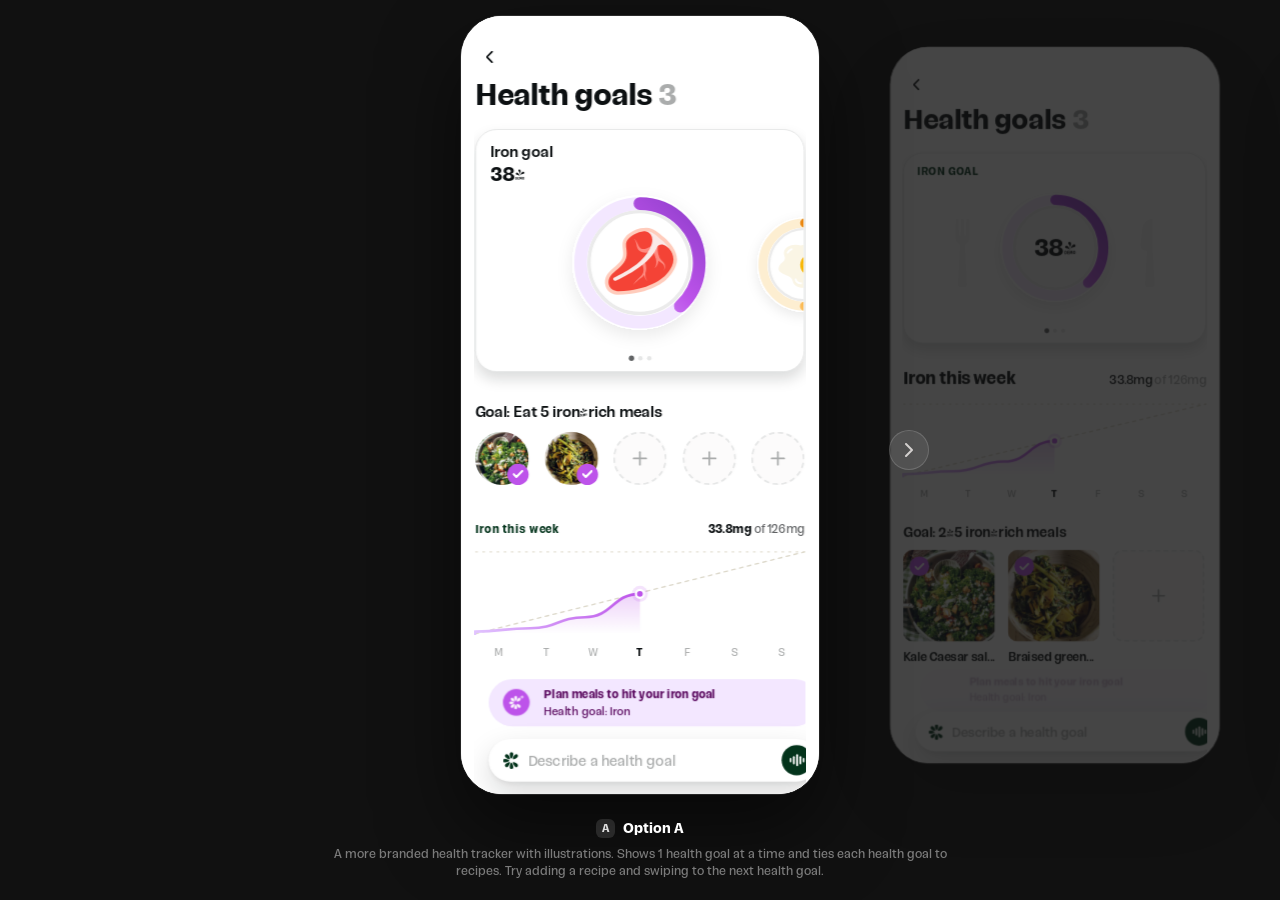
<file: index.html>
<!DOCTYPE html>
<html lang="en">
<head>
<meta charset="utf-8" />
<meta name="viewport" content="width=device-width, initial-scale=1, viewport-fit=cover" />
<link rel="icon" href="data:," />
<title>Clove - Health goals concepts</title>
<style>
  @font-face { font-family: "Acaraje"; font-weight: 400; src: url("assets/fonts/Acaraje-Regular.otf") format("opentype"); }
  @font-face { font-family: "Acaraje"; font-weight: 500; src: url("assets/fonts/Acaraje-Medium.otf") format("opentype"); }
  @font-face { font-family: "Acaraje"; font-weight: 600; src: url("assets/fonts/Acaraje-SemiBold.otf") format("opentype"); }

  * { margin: 0; padding: 0; box-sizing: border-box; }
  html, body { height: 100%; }
  body {
    background: #111;
    color: #fff;
    font-family: "Acaraje", -apple-system, BlinkMacSystemFont, "Segoe UI", sans-serif;
    overflow: hidden;
    -webkit-user-select: none;
    user-select: none;
    touch-action: none;
  }


  /* ---- stage: the phones ---- */
  .wrap { height: 100%; display: flex; align-items: flex-start; justify-content: center; padding-top: 16px; }
  .scale { transform: scale(var(--s, 1)); transform-origin: 50% 0; }
  .stage { position: relative; width: 402px; height: 874px; }
  .track { position: absolute; inset: 0; display: flex; gap: 64px; transition: transform 680ms cubic-bezier(0.22, 1, 0.36, 1); }
  .slot {
    position: relative;
    flex: none;
    width: 402px;
    height: 874px;
    border-radius: 46px;
    overflow: hidden;
    background: #fff;
    box-shadow: 0 0 0 1px rgba(255, 255, 255, 0.12), 0 40px 90px rgba(0, 0, 0, 0.55);
    transition: opacity 520ms ease, transform 680ms cubic-bezier(0.22, 1, 0.36, 1);
  }
  .slot iframe { width: 402px; height: 874px; border: 0; display: block; background: #fff; }
  .slot:not(.on) { opacity: 0.22; transform: scale(0.92); }
  .slot .cover { position: absolute; inset: 0; cursor: pointer; display: none; }
  .slot:not(.on) .cover { display: block; }

  /* ---- the switcher lives OUTSIDE the phone frame ---- */
  .nav {
    position: fixed;
    top: 50%;
    z-index: 30;
    display: flex;
    flex-direction: column;
    align-items: center;
    gap: 8px;
    border: none;
    background: none;
    cursor: pointer;
    font-family: inherit;
    color: rgba(255, 255, 255, 0.55);
    font-size: 12px;
    transform: translateY(-50%);
  }
  .nav .disc {
    display: flex;
    align-items: center;
    justify-content: center;
    width: 40px;
    height: 40px;
    border-radius: 999px;
    background: rgba(255, 255, 255, 0.07);
    border: 1px solid rgba(255, 255, 255, 0.16);
    transition: transform 180ms cubic-bezier(0.22, 1, 0.36, 1), background 180ms ease;
  }
  .nav:hover .disc { transform: scale(1.08); background: rgba(255, 255, 255, 0.16); }
  .nav:active .disc { transform: scale(0.9); }
  .nav .disc img { width: 14px; height: 8px; filter: invert(1); opacity: 0.8; }
  .nav__lbl { display: none; font-size: 12.5px; color: rgba(255, 255, 255, 0.75); white-space: nowrap; text-shadow: 0 1px 10px rgba(0, 0, 0, 0.7); }
  .nav--prev { left: calc(50% - var(--edge, 201px) - 110px); }
  .nav--next { right: calc(50% - var(--edge, 201px) - 110px); }
  .nav--prev .disc img { transform: rotate(90deg); }
  .nav--next .disc img { transform: rotate(-90deg); }
  /* a soft ripple on the next arrow until the first interaction */
  .nav--next.hint .disc { animation: nudge 2.4s ease 1s 2; }
  @keyframes nudge { 0%, 100% { transform: none; } 12% { transform: translateX(7px); } 24% { transform: none; } }
  @keyframes halo { 0% { opacity: 0.8; transform: scale(1); } 45% { opacity: 0; transform: scale(1.75); } 100% { opacity: 0; } }

  /* ---- legend: which concept am I looking at ---- */
  .legend {
    position: fixed;
    left: 50%;
    bottom: 20px;
    width: min(620px, calc(100vw - 48px));
    transform: translateX(-50%);
    display: flex;
    flex-direction: column;
    align-items: center;
    gap: 8px;
    z-index: 20;
    pointer-events: none;
    text-align: center;
  }
  .legend h2 { display: flex; align-items: center; gap: 8px; font-size: 13.5px; font-weight: 600; letter-spacing: -0.1px; }
  .legend .letter {
    display: flex;
    align-items: center;
    justify-content: center;
    width: 19px;
    height: 19px;
    border-radius: 6px;
    background: rgba(255, 255, 255, 0.12);
    font-size: 10.5px;
    font-weight: 600;
    color: rgba(255, 255, 255, 0.85);
  }
  .legend p { font-size: 11.5px; color: rgba(255, 255, 255, 0.45); line-height: 1.5; }

  /* ---- floating prototype switcher: Clove liquid glass, mobile only ---- */
  /* lives inside the scaled stage (the stage IS the screen on mobile),
     so it never depends on position:fixed working under emulators */
  .switcher {
    position: absolute;
    top: calc(10px + env(safe-area-inset-top));
    right: 12px;
    z-index: 50;
    display: none;
    align-items: center;
    gap: 2px;
    padding: 4px;
    border-radius: 999px;
    background: rgba(255, 255, 255, 0.68);
    -webkit-backdrop-filter: blur(18px) saturate(1.7);
    backdrop-filter: blur(18px) saturate(1.7);
    box-shadow:
      inset 0 0 0 1px rgba(255, 255, 255, 0.55),
      inset 0 1px 0 rgba(255, 255, 255, 0.9),
      0 8px 16px rgba(15, 18, 21, 0.15);
    animation: sw-in 560ms cubic-bezier(0.22, 1, 0.36, 1) 350ms both;
  }
  @keyframes sw-in { from { opacity: 0; transform: translateY(-14px) scale(0.92); } }
  .sw-btn {
    display: flex;
    align-items: center;
    justify-content: center;
    width: 34px;
    height: 34px;
    padding: 0;
    border: none;
    border-radius: 999px;
    background: none;
    cursor: pointer;
    transition: transform 160ms cubic-bezier(0.22, 1, 0.36, 1), background 160ms ease, opacity 200ms ease;
  }
  .sw-btn:active { transform: scale(0.88); background: rgba(15, 18, 21, 0.06); }
  .sw-btn img { width: 12px; height: 7px; opacity: 0.8; }
  .sw-btn--prev img { transform: rotate(90deg); }
  .sw-btn--next img { transform: rotate(-90deg); }
  .sw-btn[disabled] { opacity: 0.22; pointer-events: none; }
  .sw-letter {
    display: flex;
    align-items: center;
    justify-content: center;
    height: 26px;
    padding: 0 10px;
    border-radius: 9px;
    background: rgba(15, 18, 21, 0.08);
    font-size: 13px;
    font-weight: 600;
    color: #0f1215;
    white-space: nowrap;
  }
  .sw-letter.pop { animation: sw-pop 360ms cubic-bezier(0.22, 1.4, 0.36, 1); }
  @keyframes sw-pop { 0% { transform: scale(0.55); opacity: 0.3; } 100% { transform: scale(1); opacity: 1; } }

  /* ---- mobile: the prototype IS the screen, glass switcher floats over it ---- */
  @media (max-width: 760px) {
    .wrap { padding-top: 0; justify-content: flex-start; }
    .scale { transform-origin: 0 0; }
    .track { gap: 0; }
    .slot { border-radius: 0; box-shadow: none; }
    .slot:not(.on) { opacity: 1; transform: none; }
    .nav { display: none; }
    .legend { display: none; }
    .switcher { display: flex; }
  }
  </style>
</head>
<body>

<button class="nav nav--prev" id="navPrev" aria-label="Previous concept"><span class="disc"><img src="assets/icons/chevron-rt.svg" alt="" /></span></button>
<button class="nav nav--next hint" id="navNext" aria-label="Next concept"><span class="nav__lbl">Next prototype</span><span class="disc"><img src="assets/icons/chevron-rt.svg" alt="" /></span></button>


<div class="wrap">
  <div class="scale" id="scale">
    <div class="stage">
      <div class="track" id="track">
        <div class="slot on"><iframe src="concept-1.html" title="Concept 1"></iframe><div class="cover"></div></div>
        <div class="slot"><iframe src="concept-2.html" title="Concept 2"></iframe><div class="cover"></div></div>
        <div class="slot"><iframe src="concept-3.html" title="Concept 3"></iframe><div class="cover"></div></div>
      </div>
      <div class="switcher" id="switcher">
        <button class="sw-btn sw-btn--prev" id="swPrev" aria-label="Previous prototype"><img src="assets/icons/chevron-rt.svg" alt="" /></button>
        <span class="sw-letter" id="swLetter">Option A</span>
        <button class="sw-btn sw-btn--next" id="swNext" aria-label="Next prototype"><img src="assets/icons/chevron-rt.svg" alt="" /></button>
      </div>
    </div>
  </div>
</div>

<footer class="legend">
  <h2><span class="letter" id="cletter">A</span><span id="cname">Option A</span></h2>
  <p id="cdesc">A more branded health tracker with illustrations. Shows 1 health goal at a time and ties each health goal to recipes. Try adding a recipe and swiping to the next health goal.</p>
</footer>

<script>
  (function () {
    var CONCEPTS = [
      { name: "The dressed plate", desc: "A more branded health tracker with illustrations. Shows 1 health goal at a time and ties each health goal to recipes. Try adding a recipe and swiping to the next health goal." },
      { name: "The clean plate", desc: "Similar to option A, but with a simpler health tracker chart and larger recipe cards." },
      { name: "Day by day", desc: "Tracks goals per day rather than per week. Shows which recipes helped you hit each health goal, and how your progress has changed week to week." },
    ];
    var i = Math.min(2, Math.max(0, (parseInt(location.hash.slice(1), 10) || 1) - 1));
    var track = document.getElementById("track");
    var slots = track.children;
    var vertical = false;

    /* visualViewport agrees with CSS media queries everywhere (plain
       innerWidth lies under some emulators) and tracks the browser
       chrome collapsing on real phones */
    function vp() {
      var v = window.visualViewport;
      return { w: v ? v.width : window.innerWidth, h: v ? v.height : window.innerHeight };
    }
    function layout() {
      vertical = matchMedia("(max-width: 760px)").matches;
      var v = vp(), s, frameH;
      if (vertical) {
        /* the prototype IS the screen: exact-width scale, height follows
           the real viewport so the app's bottom bars hug the true bottom */
        s = v.w / 402;
        frameH = Math.round(v.h / s);
      } else {
        s = Math.min(1, (v.w - 300) / 402, (v.h - 122) / 874);
        frameH = 874;
      }
      document.querySelector(".stage").style.height = frameH + "px";
      for (var k = 0; k < slots.length; k++) {
        slots[k].style.height = frameH + "px";
        slots[k].querySelector("iframe").style.height = frameH + "px";
      }
      document.getElementById("scale").style.setProperty("--s", s);
      /* park the chevrons just outside the scaled phone edge */
      document.body.style.setProperty("--edge", (201 * s) + "px");
      go(i, true);
    }
    function go(n, instant) {
      var prev = i;
      i = Math.max(0, Math.min(CONCEPTS.length - 1, n));
      /* arriving at a concept replays its entrance: rings draw, bars grow */
      if (!instant && i !== prev) {
        try { slots[i].querySelector("iframe").contentWindow.location.reload(); } catch (e) {}
      }
      var step = 402 + (vertical ? 0 : 64);
      if (instant) track.style.transition = "none";
      track.style.transform = "translateX(" + (-i * step) + "px)";
      if (instant) { void track.offsetWidth; track.style.transition = ""; }
      for (var k = 0; k < slots.length; k++) slots[k].classList.toggle("on", k === i);
      document.getElementById("cletter").textContent = ["A", "B", "C"][i];
      document.getElementById("cname").textContent = "Option " + ["A", "B", "C"][i];
      document.getElementById("cdesc").textContent = CONCEPTS[i].desc;
      document.getElementById("navPrev").style.visibility = i === 0 ? "hidden" : "visible";
      document.getElementById("navNext").style.visibility = i === CONCEPTS.length - 1 ? "hidden" : "visible";
      document.getElementById("swPrev").disabled = i === 0;
      document.getElementById("swNext").disabled = i === CONCEPTS.length - 1;
      var letter = document.getElementById("swLetter");
      letter.textContent = "Option " + ["A", "B", "C"][i];
      if (!instant && i !== prev) {
        letter.classList.remove("pop");
        void letter.offsetWidth;
        letter.classList.add("pop");
      }
      history.replaceState(null, "", "#" + (i + 1));
    }
    function unhint() { document.getElementById("navNext").classList.remove("hint"); }

    document.getElementById("navNext").addEventListener("click", function () { unhint(); go(i + 1); });
    document.getElementById("navPrev").addEventListener("click", function () { unhint(); go(i - 1); });
    document.getElementById("swNext").addEventListener("click", function () { unhint(); go(i + 1); });
    document.getElementById("swPrev").addEventListener("click", function () { unhint(); go(i - 1); });
    Array.prototype.forEach.call(document.querySelectorAll(".cover"), function (c, k) {
      c.addEventListener("click", function () { unhint(); go(Array.prototype.indexOf.call(slots, c.parentNode)); });
    });
    document.addEventListener("keydown", function (e) {
      if (e.key === "ArrowRight" || e.key === "ArrowDown") { unhint(); go(i + 1); }
      if (e.key === "ArrowLeft" || e.key === "ArrowUp") { unhint(); go(i - 1); }
    });

    /* swipe on the dark stage (and the dimmed phones) */
    var t0 = null;
    document.addEventListener("touchstart", function (e) {
      t0 = { x: e.touches[0].clientX, y: e.touches[0].clientY };
    }, { passive: true });
    document.addEventListener("touchend", function (e) {
      if (!t0) return;
      var dx = e.changedTouches[0].clientX - t0.x, dy = e.changedTouches[0].clientY - t0.y;
      t0 = null;
      if (Math.abs(dx) > 60) {
        unhint();
        go(i + (dx < 0 ? 1 : -1));
      }
    }, { passive: true });

    window.addEventListener("resize", layout);
    if (window.visualViewport) window.visualViewport.addEventListener("resize", layout);
    layout();
  })();
</script>
</body>
</html>
</file>
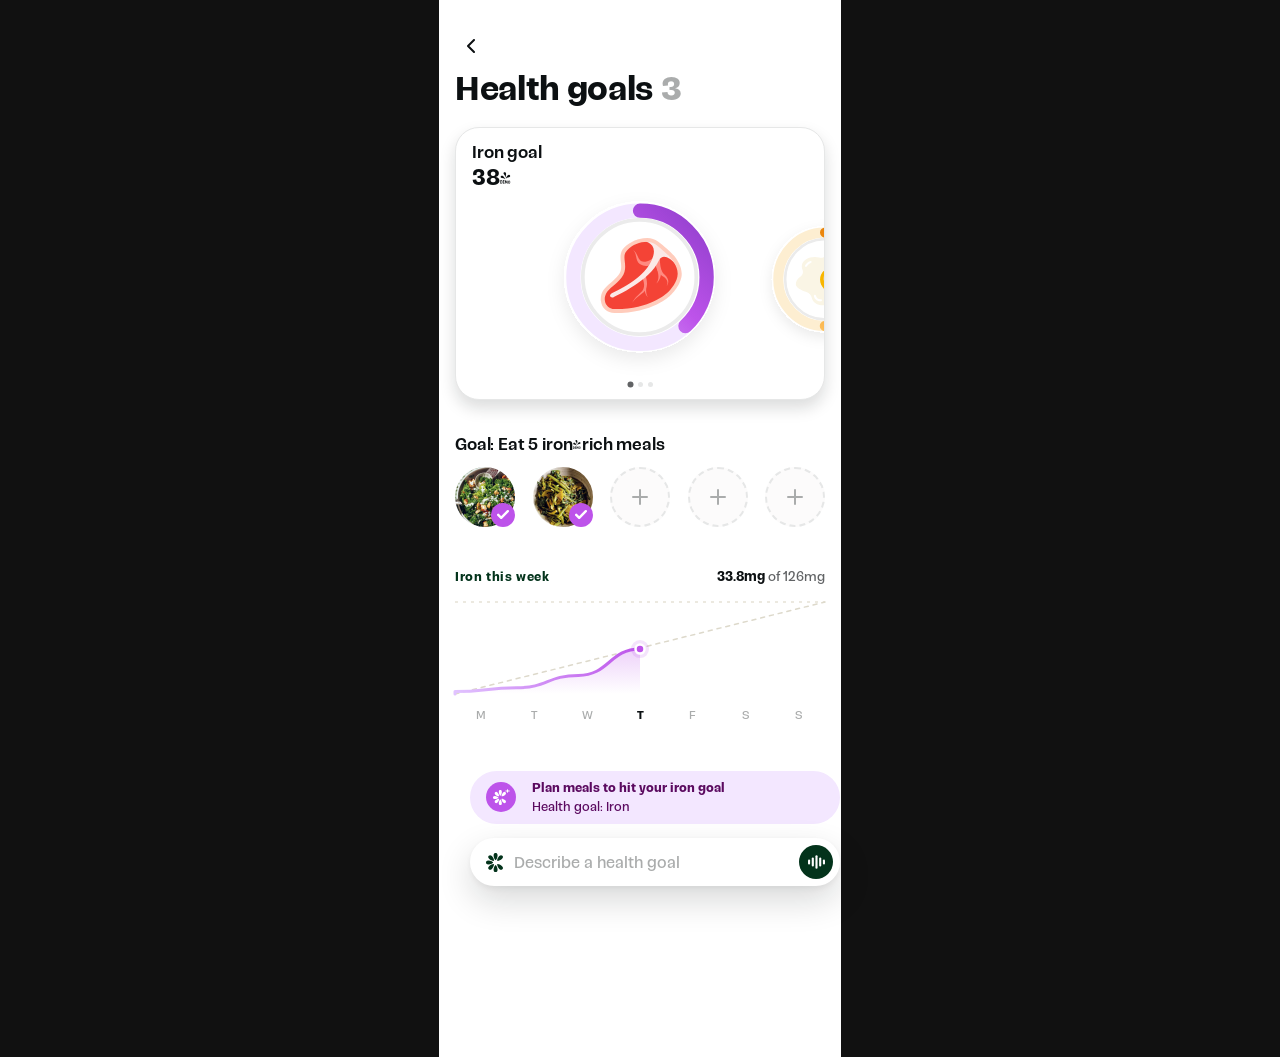
<file: concept-1.html>
<!DOCTYPE html>
<html lang="en">
<head>
<meta charset="utf-8" />
<meta name="viewport" content="width=device-width, initial-scale=1" />
<link rel="icon" href="data:," />
<title>Clove - Health goals, concept 1</title>
<link rel="stylesheet" href="base.css?v=20260827i" />
<link rel="stylesheet" href="memory.css?v=20260827i" />
<link rel="stylesheet" href="goals.css?v=20260827i" />
<link rel="stylesheet" href="goals2.css?v=20260827i" />
<link rel="stylesheet" href="concepts.css?v=20260827i" />
</head>
<body class="goals goals2 c1">
<div class="phone">

  <nav class="gl-nav">
    <button class="gl-nav__back" aria-label="Back"><img src="assets/icons/chevron-rt.svg" alt="" /></button>
  </nav>

  <main class="gl-body" id="glBody">
    <div class="gl-title-row">
      <h1 class="gl-title">Health goals</h1>
      <span class="gl-count" id="glCount">3</span>
    </div>

    <!-- the plate IS the chart: a dressed plate per goal, swipe between them -->
    <section class="pcard g2-hero" id="g2Hero">
      <div class="g2-carousel" id="g2Car"></div>
      <div class="g2-hero__meta">
        <p class="g2-hero__lbl" id="g2Lbl">Iron goal</p>
        <p class="g2-hero__pct" id="g2Pct">0%</p>
      </div>
      <div class="g2-dots" id="g2Dots"></div>
    </section>

    <!-- everything below follows the plate you swiped to -->
    <div class="g2-below" id="g2Below">

      <section class="g2-goal">
        <p class="g2-goalline" id="g2GoalLine">Goal: Eat 5 iron-rich meals</p>
        <div class="g2-meals" id="g2Meals"></div>
      </section>

      <section class="gl-week" id="glWeek">
        <div class="gl-week__head"><span class="g2-week-lbl" id="g2WeekLbl">Iron this week</span><span class="gl-week__tot"><b id="glWeekTot">0</b> of <span id="glWeekGoal">0</span></span></div>
        <svg viewBox="0 0 320 108" preserveAspectRatio="none" id="glChart"></svg>
        <div class="gl-week__days"><span>M</span><span>T</span><span>W</span><span class="today">T</span><span>F</span><span>S</span><span>S</span></div>
      </section>

      <div class="gl-plan" id="glPlanWrap">
        <button class="ai-card" id="glPlan">
          <span class="ai-card__clove"><span class="mark"><img class="logo" src="assets/icons/clove-white.svg" alt="" /><img class="spark" src="assets/icons/clove-sparkle.svg" alt="" /></span></span>
          <span class="ai-card__text">
            <span class="t" id="glPlanT">Plan meals to hit your iron goal</span>
            <span class="s" id="glPlanS">Health goal: Iron</span>
          </span>
        </button>
      </div>

    </div>
  </main>

  <!-- recipe picker (CardRecipe, Figma 28275:52775) -->
  <div class="gl-sheet g2-recipes" id="g2Modal" hidden>
    <div class="gl-sheet__scrim" id="g2ModalScrim"></div>
    <div class="gl-sheet__card">
      <div class="gl-sheet__grab"></div>
      <h2 class="gl-sheet__h" id="g2ModalH">Iron-rich dinners</h2>
      <p class="gl-sheet__s" id="g2ModalS">Tap a dinner to add it to your week.</p>
      <div class="g2-rgrid" id="g2Rgrid"></div>
    </div>
  </div>

  <!-- "What are you working on?" -->
  <div class="gl-sheet" id="glSheet" hidden>
    <div class="gl-sheet__scrim" id="glScrim"></div>
    <div class="gl-sheet__card">
      <div class="gl-sheet__grab"></div>
      <h2 class="gl-sheet__h">What are you working on?</h2>
      <p class="gl-sheet__s">Clove shapes every suggestion around this.</p>
      <div class="gl-opts" id="glOpts"></div>
    </div>
  </div>
</div>

<script src="app-lite.js?v=20260827i"></script>
<script src="memory.js?v=20260827i"></script>
<script src="goals.js?v=20260827i"></script>
<script src="plates.js?v=20260827i"></script>
<script src="tracker.js?v=20260827i"></script>
<script>
  (function () {
    var G = CloveGoals, T = Tracker;
    var TOTAL = T.TOTAL, PITCH = 185; /* slide 152 + gap 33 */
    var active = 0;
    T.cur = function () { return T.slides()[active]; };

    /* ---- hero carousel: an illustrated plate per goal ---- */
    function setMeta(i, animatePct) {
      var s = T.slides()[i];
      document.getElementById("g2Lbl").textContent = s.label + " goal";
      var pctEl = document.getElementById("g2Pct");
      var target = Math.round(s.pct * 100);
      clearInterval(pctEl._iv);
      if (animatePct) {
        var t0 = Date.now();
        pctEl._iv = setInterval(function () {
          var k = Math.min(1, (Date.now() - t0) / 1100); k = 1 - Math.pow(1 - k, 3);
          pctEl.textContent = Math.round(target * k) + "%";
          if (k >= 1) clearInterval(pctEl._iv);
        }, 16);
      } else pctEl.textContent = target + "%";
      document.querySelectorAll("#g2Dots i").forEach(function (d, j) { d.classList.toggle("on", j === i); });
    }
    function renderHero(animate) {
      var car = document.getElementById("g2Car");
      car.innerHTML = T.slides().map(function (s) {
        return '<div class="g2-slide"><div class="plate-chart">' +
          '<img src="' + (ClovePlates.IMG[s.label] || ClovePlates.IMG.Iron) + '" alt="" />' +
          ClovePlates.lipRing(s.pct, s.color, s.track, animate) +
          "</div></div>";
      }).join("");
      document.getElementById("g2Dots").innerHTML = T.slides().map(function () { return "<i></i>"; }).join("");
      active = Math.max(0, Math.min(T.slides().length - 1, Math.round(car.scrollLeft / PITCH)));
      markActive();
      setMeta(active, animate && active === 0);
      if (animate) setTimeout(function () { G.playRings(car); }, 150);
    }
    function easeActiveRing() {
      var slide = document.querySelectorAll("#g2Car .g2-slide")[active];
      var arc = slide && slide.querySelector(".gl-ring__arc");
      if (!arc) return;
      var C = 2 * Math.PI * parseFloat(arc.getAttribute("r"));
      arc.style.transition = "stroke-dasharray 900ms cubic-bezier(.25,1,.35,1)";
      arc.setAttribute("stroke-dasharray", (T.cur().pct * C).toFixed(1) + " " + C.toFixed(1));
    }
    /* the plate grows and glows when a meal is ticked off */
    function pulsePlate() {
      var chart = document.querySelectorAll("#g2Car .plate-chart")[active];
      if (!chart) return;
      chart.style.setProperty("--glow", T.cur().color);
      chart.classList.remove("tickp");
      void chart.offsetWidth;
      chart.classList.add("tickp");
    }
    function markActive() {
      document.querySelectorAll("#g2Car .g2-slide").forEach(function (sl, k) {
        sl.classList.toggle("on", k === active);
      });
    }
    document.getElementById("g2Car").addEventListener("scroll", function () {
      var i = Math.max(0, Math.min(T.slides().length - 1, Math.round(this.scrollLeft / PITCH)));
      if (i === active) return;
      active = i;
      markActive();
      setMeta(i, false);
      var below = document.getElementById("g2Below");
      below.classList.add("g2-below--fade");
      clearTimeout(below._t);
      below._t = setTimeout(function () {
        renderBelow(false);
        below.classList.remove("g2-below--fade");
      }, 150);
    }, { passive: true });

    /* ---- meal circles ---- */
    function renderMeals(popIdx) {
      var s = T.cur();
      document.getElementById("g2GoalLine").textContent = "Goal: Eat " + TOTAL + " " + T.metaFor(s.label).flavor + " meals";
      document.getElementById("g2Meals").innerHTML = T.slotsFor(s.label).map(function (m, i) {
        if (!m) return '<button class="g2-meal g2-meal--empty" data-i="' + i + '" aria-label="Add a dinner"></button>';
        return '<button class="g2-meal' + (m.done ? " done" : " g2-meal--planned") + (i === popIdx ? " g2-meal--in" : "") + '" data-i="' + i + '" aria-label="' + m.t + '">' +
          '<img src="' + m.img + '" alt="" />' +
          (m.done
            ? '<span class="g2-meal__badge" style="background:' + s.color + '"><img src="assets/icons/check-sm.svg" alt="" /></span>'
            : '<span class="g2-meal__badge cal"><img src="assets/icons/cal-24-dark.svg" alt="" /></span>') +
          "</button>";
      }).join("");
    }
    document.getElementById("g2Meals").addEventListener("click", function (e) {
      var btn = e.target.closest(".g2-meal");
      if (!btn) return;
      var i = Number(btn.dataset.i);
      var slots = T.slotsFor(T.cur().label);
      if (!slots[i]) { T.openModal(); return; }
      slots[i].done = !slots[i].done;
      T.saveState();
      renderMeals(-1);
      easeActiveRing();
      setMeta(active, false);
      T.drawWeek(T.cur());
      if (slots[i].done) {
        if (T.maybeCelebrate(T.cur().label)) {
          var chart = document.querySelectorAll("#g2Car .plate-chart")[active];
          chart.classList.remove("celebrate"); void chart.offsetWidth;
          chart.classList.add("celebrate");
        } else pulsePlate();
      }
    });

    /* ---- everything under the carousel ---- */
    function renderBelow(animate) {
      var s = T.cur();
      renderMeals(-1);
      T.drawWeek(s);
      document.getElementById("glPlanT").textContent = "Plan meals to hit your " + s.label.toLowerCase() + " goal";
      document.getElementById("glPlanS").textContent = "Health goal: " + s.label;
      document.getElementById("glPlanWrap").style.display = s.label === "Iron" ? "" : "none";
      if (s.label !== "Iron") return;
      var planCard = document.querySelector("#glPlanWrap .ai-card");
      clearTimeout(planCard._t);
      if (animate) {
        planCard.classList.remove("ai-card--reveal");
        planCard.classList.add("ai-card--wait");
        planCard._t = setTimeout(function () {
          planCard.classList.remove("ai-card--wait");
          planCard.classList.add("ai-card--reveal");
        }, 1200);
      } else {
        planCard.classList.remove("ai-card--wait");
        planCard.classList.add("ai-card--reveal");
      }
    }
    function render(animate) {
      renderHero(animate);
      renderBelow(animate);
      document.getElementById("glCount").textContent = T.slides().length;
    }

    T.addAsDone = true;
    T.onAdd = function (free) {
      renderMeals(free);
      easeActiveRing();
      setMeta(active, false);
      T.drawWeek(T.cur());
      pulsePlate();
    };
    T.onMealChange = function () {
      renderMeals(-1);
      easeActiveRing();
      setMeta(active, false);
      T.drawWeek(T.cur());
    };
    T.bindLongPress(document.getElementById("g2Meals"), function (i) { T.openMealSheet(i); });
    T.makeSwipeable(document.getElementById("g2Car"), PITCH, function () { return T.slides().length; });
    /* tapping a peeking plate slides to it */
    document.getElementById("g2Car").addEventListener("click", function (e) {
      var slide = e.target.closest(".g2-slide");
      if (!slide) return;
      var idx = Array.prototype.indexOf.call(this.children, slide);
      if (idx > -1 && idx !== active) this.scrollTo({ left: idx * PITCH, behavior: "smooth" });
    });
    T.onGoalAdded = function (label) {
      render(true);
      setTimeout(function () {
        var idx = T.slides().map(function (x) { return x.label; }).indexOf(label);
        document.getElementById("g2Car").scrollTo({ left: idx * PITCH, behavior: "smooth" });
      }, 350);
    };
    T.bindSheet(render);
    T.bindNudge();
    render(true);
  })();
</script>
</body>
</html>
</file>
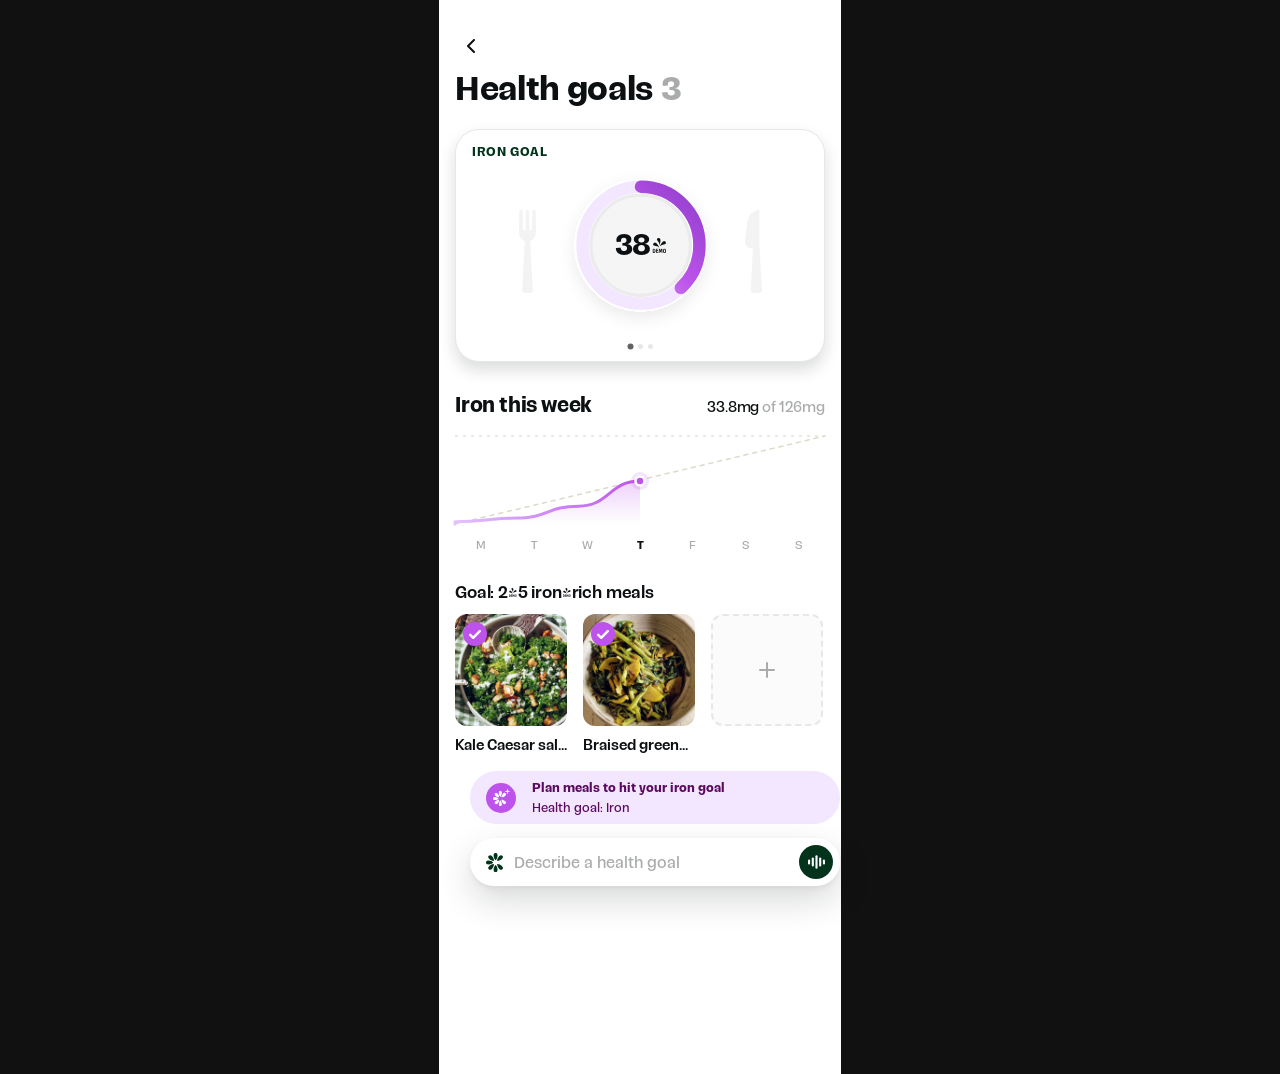
<file: concept-2.html>
<!DOCTYPE html>
<html lang="en">
<head>
<meta charset="utf-8" />
<meta name="viewport" content="width=device-width, initial-scale=1" />
<link rel="icon" href="data:," />
<title>Clove - Health goals, concept 2</title>
<link rel="stylesheet" href="base.css?v=20260827i" />
<link rel="stylesheet" href="memory.css?v=20260827i" />
<link rel="stylesheet" href="goals.css?v=20260827i" />
<link rel="stylesheet" href="goals2.css?v=20260827i" />
<link rel="stylesheet" href="goals3.css?v=20260827i" />
<link rel="stylesheet" href="concepts.css?v=20260827i" />
</head>
<body class="goals goals2 g3">
<div class="phone">

  <nav class="gl-nav">
    <button class="gl-nav__back" aria-label="Back"><img src="assets/icons/chevron-rt.svg" alt="" /></button>
  </nav>

  <main class="gl-body" id="glBody">
    <div class="gl-title-row">
      <h1 class="gl-title">Health goals</h1>
      <span class="gl-count" id="glCount">3</span>
    </div>

    <!-- the empty plate wears the ring: swipe for the next goal -->
    <section class="pcard g2-hero" id="g2Hero">
      <div class="g2-carousel" id="g2Car"></div>
      <img class="g3-cutlery g3-cutlery--fork" src="assets/img/goals/cutlery-fork.svg" alt="" />
      <img class="g3-cutlery g3-cutlery--knife" src="assets/img/goals/cutlery-knife.svg" alt="" />
      <div class="g2-hero__meta">
        <p class="g2-hero__lbl" id="g2Lbl">Iron goal</p>
      </div>
      <div class="g2-dots" id="g2Dots"></div>
    </section>

    <!-- everything below follows the plate you swiped to -->
    <div class="g2-below" id="g2Below">

      <section class="gl-week" id="glWeek">
        <div class="gl-week__head"><span class="g3-week-lbl" id="g2WeekLbl">Iron this week</span><span class="g3-week-tot"><b id="glWeekTot">0</b> of <span id="glWeekGoal">0</span></span></div>
        <svg viewBox="0 0 320 108" preserveAspectRatio="none" id="glChart"></svg>
        <div class="gl-week__days"><span>M</span><span>T</span><span>W</span><span class="today">T</span><span>F</span><span>S</span><span>S</span></div>
      </section>

      <section class="g2-goal">
        <p class="g3-goalline" id="g2GoalLine">Goal: 2/5 iron-rich meals</p>
        <div class="g3-cards" id="g3Cards"></div>
      </section>

      <div class="gl-plan" id="glPlanWrap">
        <button class="ai-card" id="glPlan">
          <span class="ai-card__clove"><span class="mark"><img class="logo" src="assets/icons/clove-white.svg" alt="" /><img class="spark" src="assets/icons/clove-sparkle.svg" alt="" /></span></span>
          <span class="ai-card__text">
            <span class="t" id="glPlanT">Plan meals to hit your iron goal</span>
            <span class="s" id="glPlanS">Health goal: Iron</span>
          </span>
        </button>
      </div>

    </div>
  </main>

  <!-- recipe picker (CardRecipe, Figma 28275:52775) -->
  <div class="gl-sheet g2-recipes" id="g2Modal" hidden>
    <div class="gl-sheet__scrim" id="g2ModalScrim"></div>
    <div class="gl-sheet__card">
      <div class="gl-sheet__grab"></div>
      <h2 class="gl-sheet__h" id="g2ModalH">Iron-rich dinners</h2>
      <p class="gl-sheet__s" id="g2ModalS">Tap a dinner to add it to your week.</p>
      <div class="g2-rgrid" id="g2Rgrid"></div>
    </div>
  </div>

  <!-- "What are you working on?" -->
  <div class="gl-sheet" id="glSheet" hidden>
    <div class="gl-sheet__scrim" id="glScrim"></div>
    <div class="gl-sheet__card">
      <div class="gl-sheet__grab"></div>
      <h2 class="gl-sheet__h">What are you working on?</h2>
      <p class="gl-sheet__s">Clove shapes every suggestion around this.</p>
      <div class="gl-opts" id="glOpts"></div>
    </div>
  </div>
</div>

<script src="app-lite.js?v=20260827i"></script>
<script src="memory.js?v=20260827i"></script>
<script src="goals.js?v=20260827i"></script>
<script src="plates.js?v=20260827i"></script>
<script src="tracker.js?v=20260827i"></script>
<script>
  (function () {
    var G = CloveGoals, T = Tracker;
    var TOTAL = T.TOTAL, PITCH = 370; /* full-width slides */
    var active = 0;
    T.cur = function () { return T.slides()[active]; };

    /* ---- hero: full-width plate slides, % lives ON the plate ---- */
    function setMeta(i) {
      document.getElementById("g2Lbl").textContent = T.slides()[i].label + " goal";
      document.querySelectorAll("#g2Dots i").forEach(function (d, j) { d.classList.toggle("on", j === i); });
    }
    function setPlatePct(i, animatePct) {
      var el = document.querySelectorAll("#g2Car .g3-pct")[i];
      if (!el) return;
      var target = Math.round(T.slides()[i].pct * 100);
      clearInterval(el._iv);
      if (animatePct) {
        var t0 = Date.now();
        el._iv = setInterval(function () {
          var k = Math.min(1, (Date.now() - t0) / 1100); k = 1 - Math.pow(1 - k, 3);
          el.textContent = Math.round(target * k) + "%";
          if (k >= 1) clearInterval(el._iv);
        }, 16);
      } else el.textContent = target + "%";
    }
    function renderHero(animate) {
      var car = document.getElementById("g2Car");
      car.innerHTML = T.slides().map(function (s) {
        return '<div class="g2-slide"><div class="plate-chart">' +
          '<img src="assets/img/goals/plate-empty.svg" alt="" />' +
          ClovePlates.lipRing(s.pct, s.color, s.track, animate) +
          '<span class="g3-pct">' + Math.round(s.pct * 100) + "%</span>" +
          "</div></div>";
      }).join("");
      document.getElementById("g2Dots").innerHTML = T.slides().map(function () { return "<i></i>"; }).join("");
      active = Math.max(0, Math.min(T.slides().length - 1, Math.round(car.scrollLeft / PITCH)));
      setMeta(active);
      if (animate && active === 0) setPlatePct(0, true);
      if (animate) setTimeout(function () { G.playRings(car); }, 150);
    }
    function easeActiveRing() {
      var slide = document.querySelectorAll("#g2Car .g2-slide")[active];
      var arc = slide && slide.querySelector(".gl-ring__arc");
      if (!arc) return;
      var C = 2 * Math.PI * parseFloat(arc.getAttribute("r"));
      arc.style.transition = "stroke-dasharray 900ms cubic-bezier(.25,1,.35,1)";
      arc.setAttribute("stroke-dasharray", (T.cur().pct * C).toFixed(1) + " " + C.toFixed(1));
      setPlatePct(active, false);
    }
    document.getElementById("g2Car").addEventListener("scroll", function () {
      var i = Math.max(0, Math.min(T.slides().length - 1, Math.round(this.scrollLeft / PITCH)));
      if (i === active) return;
      active = i;
      setMeta(i);
      cueCutlery();
      var below = document.getElementById("g2Below");
      below.classList.add("g2-below--fade");
      clearTimeout(below._t);
      below._t = setTimeout(function () {
        renderBelow(false);
        below.classList.remove("g2-below--fade");
      }, 150);
    }, { passive: true });

    /* ---- cooked-meal cards + one add tile ---- */
    function setGoalLine() {
      var s = T.cur();
      document.getElementById("g2GoalLine").textContent = "Goal: " + T.doneCount(s.label) + "/" + TOTAL + " " + T.metaFor(s.label).flavor + " meals";
    }
    function renderMeals(popIdx) {
      var s = T.cur(), slots = T.slotsFor(s.label);
      setGoalLine();
      var out = "";
      slots.forEach(function (m, i) {
        if (!m) return;
        out += '<button class="g3-card' + (m.done ? " done" : "") + (i === popIdx ? " g3-card--in" : "") + '" data-i="' + i + '" aria-label="' + m.t + '">' +
          '<span class="g3-card__img"><img src="' + m.img + '" alt="" />' +
          '<span class="g3-card__badge" style="background:' + s.color + '"><img src="assets/icons/check-sm.svg" alt="" /></span></span>' +
          '<span class="g3-card__t">' + m.t + "</span></button>";
      });
      if (slots.indexOf(null) > -1) {
        out += '<button class="g3-card g3-card--add" data-add="1" aria-label="Add a dinner"><span class="g3-card__img"></span></button>';
      }
      document.getElementById("g3Cards").innerHTML = out;
    }
    document.getElementById("g3Cards").addEventListener("click", function (e) {
      var btn = e.target.closest(".g3-card");
      if (!btn) return;
      if (btn.dataset.add) { T.openModal(); return; }
      var slots = T.slotsFor(T.cur().label);
      var i = Number(btn.dataset.i);
      slots[i].done = !slots[i].done;
      T.saveState();
      btn.classList.toggle("done", slots[i].done);
      easeActiveRing();
      setGoalLine();
      T.drawWeek(T.cur());
      if (slots[i].done) {
        if (T.maybeCelebrate(T.cur().label)) {
          var chart = document.querySelectorAll("#g2Car .plate-chart")[active];
          chart.classList.remove("celebrate"); void chart.offsetWidth;
          chart.classList.add("celebrate");
        } else pulsePlate();
      }
    });

    /* ---- everything under the carousel ---- */
    function renderBelow(animate) {
      var s = T.cur();
      T.drawWeek(s);
      renderMeals(-1);
      document.getElementById("glPlanT").textContent = "Plan meals to hit your " + s.label.toLowerCase() + " goal";
      document.getElementById("glPlanS").textContent = "Health goal: " + s.label;
      document.getElementById("glPlanWrap").style.display = s.label === "Iron" ? "" : "none";
      if (s.label !== "Iron") return;
      var planCard = document.querySelector("#glPlanWrap .ai-card");
      clearTimeout(planCard._t);
      if (animate) {
        planCard.classList.remove("ai-card--reveal");
        planCard.classList.add("ai-card--wait");
        planCard._t = setTimeout(function () {
          planCard.classList.remove("ai-card--wait");
          planCard.classList.add("ai-card--reveal");
        }, 1200);
      } else {
        planCard.classList.remove("ai-card--wait");
        planCard.classList.add("ai-card--reveal");
      }
    }
    /* the plate grows and glows when a meal is ticked off */
    function pulsePlate() {
      var chart = document.querySelectorAll("#g2Car .plate-chart")[active];
      if (!chart) return;
      chart.style.setProperty("--glow", T.cur().color);
      chart.classList.remove("tickp");
      void chart.offsetWidth;
      chart.classList.add("tickp");
    }
    function cueCutlery() {
      var s = T.cur();
      document.querySelectorAll(".g3-cutlery").forEach(function (el) {
        el.style.setProperty("--cue", s.color);
        el.classList.remove("cue");
        void el.offsetWidth;
        el.classList.add("cue");
      });
    }
    function render(animate) {
      renderHero(animate);
      renderBelow(animate);
      document.getElementById("glCount").textContent = T.slides().length;
      setTimeout(cueCutlery, animate ? 500 : 60);
    }

    T.addAsDone = true;
    T.onAdd = function (free) {
      renderMeals(free);
      easeActiveRing();
      setGoalLine();
      T.drawWeek(T.cur());
      pulsePlate();
    };
    T.onMealChange = function () {
      renderMeals(-1);
      easeActiveRing();
      T.drawWeek(T.cur());
    };
    T.bindLongPress(document.getElementById("g3Cards"), function (i) { T.openMealSheet(i); });
    T.makeSwipeable(document.getElementById("g2Car"), PITCH, function () { return T.slides().length; });
    T.onGoalAdded = function (label) {
      render(true);
      setTimeout(function () {
        var idx = T.slides().map(function (x) { return x.label; }).indexOf(label);
        document.getElementById("g2Car").scrollTo({ left: idx * PITCH, behavior: "smooth" });
      }, 350);
    };
    T.bindSheet(render);
    T.bindNudge();
    render(true);
  })();
</script>
</body>
</html>
</file>
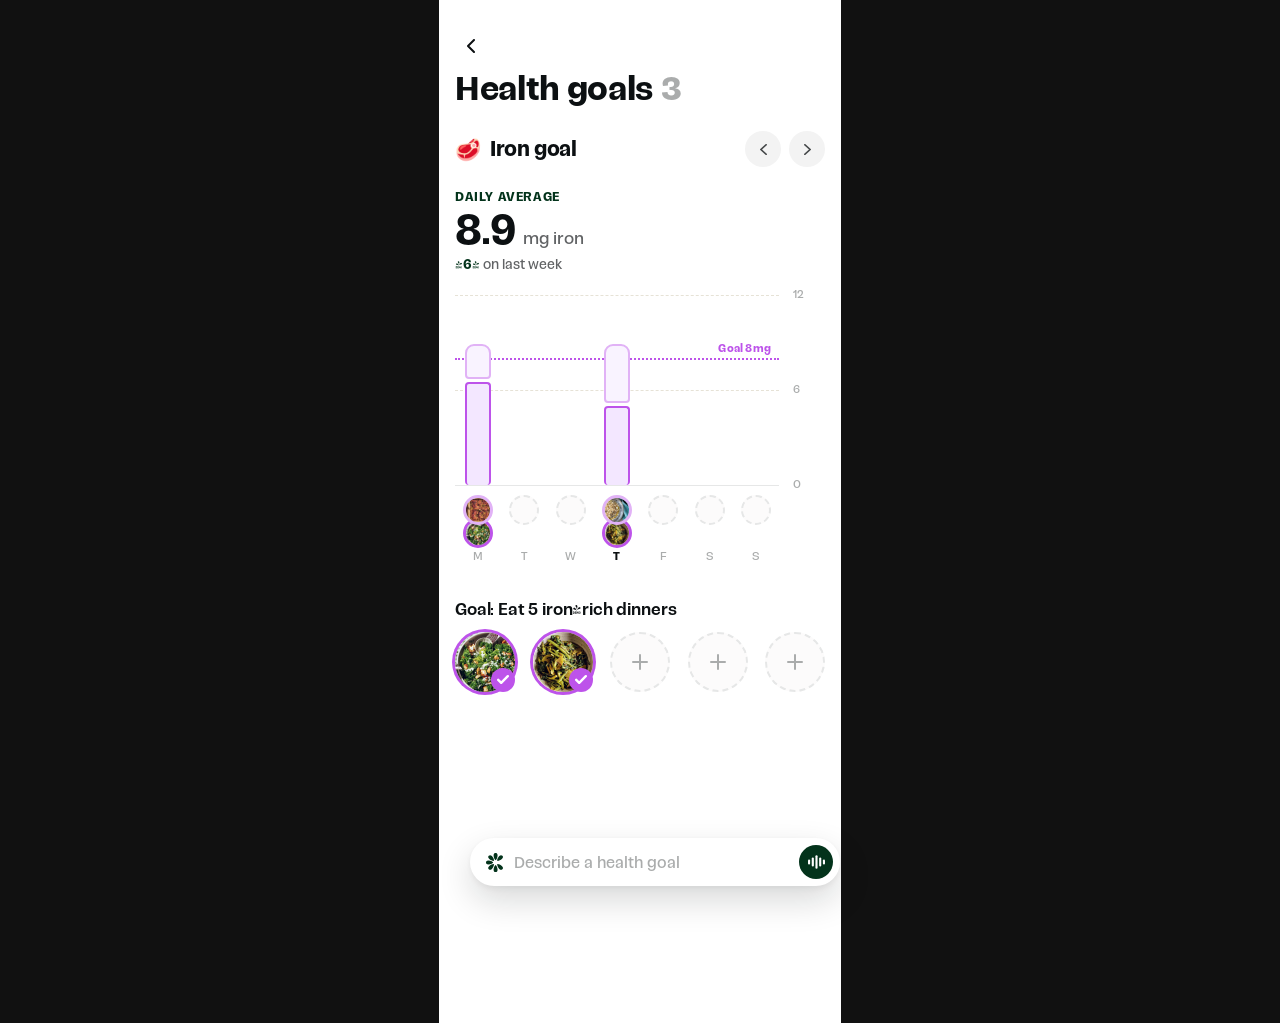
<file: concept-3.html>
<!DOCTYPE html>
<html lang="en">
<head>
<meta charset="utf-8" />
<meta name="viewport" content="width=device-width, initial-scale=1" />
<link rel="icon" href="data:," />
<title>Clove - Health goals, concept 3</title>
<link rel="stylesheet" href="base.css?v=20260827i" />
<link rel="stylesheet" href="memory.css?v=20260827i" />
<link rel="stylesheet" href="goals.css?v=20260827i" />
<link rel="stylesheet" href="goals2.css?v=20260827i" />
<link rel="stylesheet" href="concepts.css?v=20260827i" />
</head>
<body class="goals goals2 b3 c1">
<div class="phone">

  <nav class="gl-nav">
    <button class="gl-nav__back" aria-label="Back"><img src="assets/icons/chevron-rt.svg" alt="" /></button>
  </nav>

  <main class="gl-body" id="glBody">
    <div class="gl-title-row">
      <h1 class="gl-title">Health goals</h1>
      <span class="gl-count" id="glCount">3</span>
    </div>

    <!-- < Iron goal > : the chevrons walk through the tracked goals -->
    <div class="b3-switch">
      <h2 id="b3Title"><span class="e">🥩</span>Iron goal</h2>
      <div class="b3-steps">
        <button class="b3-chev" id="b3Prev" aria-label="Previous goal"><img src="assets/icons/chevron-rt.svg" alt="" style="transform:rotate(90deg)" /></button>
        <button class="b3-chev" id="b3Next" aria-label="Next goal"><img src="assets/icons/chevron-rt.svg" alt="" style="transform:rotate(-90deg)" /></button>
      </div>
    </div>

    <div class="b3-body" id="b3Body">

      <!-- the headline stat -->
      <div class="b3-stat">
        <p class="b3-eyebrow">Daily average</p>
        <p class="b3-num"><b id="b3Avg">0</b><span id="b3Unit">mg iron</span></p>
        <p class="b3-range" id="b3Range"><b>+6%</b> on last week</p>
      </div>

      <!-- the week, one bar and one plate per day -->
      <div class="b3-chart" id="b3Chart">
        <div class="b3-lines" id="b3Lines"></div>
        <div class="b3-cols" id="b3Cols"></div>
      </div>

      <!-- the five dinners that get you there -->
      <section class="g2-goal">
        <p class="g2-goalline" id="g2GoalLine">Goal: Eat 5 iron-rich dinners</p>
        <div class="g2-meals" id="g2Meals"></div>
      </section>

    </div>

    <div class="gl-plan" id="glPlanWrap">
      <button class="ai-card" id="glPlan">
        <span class="ai-card__clove"><span class="mark"><img class="logo" src="assets/icons/clove-white.svg" alt="" /><img class="spark" src="assets/icons/clove-sparkle.svg" alt="" /></span></span>
        <span class="ai-card__text">
          <span class="t" id="glPlanT">Plan meals to hit your iron goal</span>
          <span class="s" id="glPlanS">Health goal: Iron</span>
        </span>
      </button>
    </div>

  </main>

  <!-- recipe picker (CardRecipe, Figma 28275:52775) -->
  <div class="gl-sheet g2-recipes" id="g2Modal" hidden>
    <div class="gl-sheet__scrim" id="g2ModalScrim"></div>
    <div class="gl-sheet__card">
      <div class="gl-sheet__grab"></div>
      <h2 class="gl-sheet__h" id="g2ModalH">Iron-rich dinners</h2>
      <p class="gl-sheet__s" id="g2ModalS">Tap a dinner to add it to your week.</p>
      <div class="g2-rgrid" id="g2Rgrid"></div>
    </div>
  </div>

  <!-- "What are you working on?" -->
  <div class="gl-sheet" id="glSheet" hidden>
    <div class="gl-sheet__scrim" id="glScrim"></div>
    <div class="gl-sheet__card">
      <div class="gl-sheet__grab"></div>
      <h2 class="gl-sheet__h">What are you working on?</h2>
      <p class="gl-sheet__s">Clove shapes every suggestion around this.</p>
      <div class="gl-opts" id="glOpts"></div>
    </div>
  </div>
</div>

<script src="app-lite.js?v=20260827i"></script>
<script src="memory.js?v=20260827i"></script>
<script src="goals.js?v=20260827i"></script>
<script src="plates.js?v=20260827i"></script>
<script src="tracker.js?v=20260827i"></script>
<script>
  (function () {
    var T = Tracker, TOTAL = T.TOTAL;
    var R = "assets/img/recipes/";

    /* the goal accent, softened + solid, per ring colour token */
    function tones(hue) {
      /* solid + soft for the first meal, a lighter pair for the second */
      return {
        soft: "var(--" + hue + "-100)",
        solid: "var(--" + hue + "-300)",
        mid: "color-mix(in srgb, var(--" + hue + "-300) 45%, white)",
        soft2: "color-mix(in srgb, var(--" + hue + "-100) 50%, white)",
      };
    }
    var TONE = {
      "var(--eggplant-300)": tones("eggplant"),
      "var(--kale-300)": tones("kale"),
      "var(--paprika-300)": tones("paprika"),
    };

    /* ONE shared week of meals: the images never change between goals,
       only which days stand tall. Monday's Caesar is iron-rich but light
       on protein; Friday's beans carry protein and fibre. The weekend
       and midweek stay blank so the empty state shows, and meals added
       below fill those days left to right (Tuesday first, Sunday last,
       keeping tall added bars clear of the goal label). */
    /* the week holds exactly the meals the goal plans say were cooked
       (today is Thursday, so nothing sits in the future): Monday was
       Caesar + chicken bake, Thursday greens + beans. A day's vals entry
       is one number per meal, so two-meal days render segmented bars. */
    var WEEK_IMGS = [
      [R + "kale-caesar.webp", R + "chicken-bake.webp"],
      null,
      null,
      [R + "greens.webp", R + "white-beans.webp"],
      null,
      null,
      null,
    ];
    var EMPTY_POS = [4, 5, 1, 2, 6];
    var CHART = {
      Iron: { unit: "mg", unitLabel: "mg iron", goal: 8, yMax: 12, vals: [[6.8, 2.1], 0, 0, [5.2, 3.7], 0, 0, 0], rich: [0, 3], delta: "+6%" },
      Protein: { unit: "g", unitLabel: "g protein", goal: 40, yMax: 60, vals: [[6, 35], 0, 0, [8, 22], 0, 0, 0], rich: [0], delta: "+11%" },
      Fibre: { unit: "g", unitLabel: "g fibre", goal: 12, yMax: 18, vals: [[4.2, 1.9], 0, 0, [7.4, 6.1], 0, 0, 0], rich: [3], delta: "+3%" },
    };
    function chartFor(s) {
      if (CHART[s.label]) return CHART[s.label];
      var x = T.EXTRAS[s.label];
      if (x) {
        var g = x.chart.goal;
        return {
          unit: x.unit, unitLabel: x.chart.unitLabel, goal: g, yMax: x.chart.yMax,
          vals: [0.52, 0.58, 0, 0.47, 0.62, 0.5, 0].map(function (f) { return Math.round(f * g * 10) / 10; }),
          rich: [],
          delta: "New this week",
        };
      }
      return CHART.Iron;
    }
    function daysFor(s, c) {
      var days = WEEK_IMGS.map(function (imgs, i) {
        if (!imgs) return null;
        var v = c.vals[i];
        return { imgs: imgs, vs: Array.isArray(v) ? v : [v], rich: c.rich.indexOf(i) > -1 };
      });
      /* meals added in ANY goal land on the same shared days, coloured by
         the goal they serve */
      var added = [];
      T.slides().forEach(function (sl) {
        T.slotsFor(sl.label).slice(2).filter(Boolean).forEach(function (m) {
          added.push({ m: m, own: sl.label === s.label });
        });
      });
      added.slice(0, EMPTY_POS.length).forEach(function (a, k) {
        days[EMPTY_POS[k]] = {
          imgs: [a.m.img],
          vs: [Math.round((a.own ? c.goal * 1.12 : c.goal * 0.45) * 10) / 10],
          rich: a.own,
        };
      });
      return days;
    }
    var LETTERS = ["M", "T", "W", "T", "F", "S", "S"], TODAY = 3;
    function fmt(n) { return (Math.round(n * 10) / 10).toLocaleString(); }

    /* the goal the chevrons have walked to */
    var focus = sessionStorage.getItem("b3Focus") || "Iron";
    function slideFor(label) {
      var all = T.slides();
      for (var i = 0; i < all.length; i++) if (all[i].label === label) return all[i];
      focus = all[0].label;
      return all[0];
    }
    T.cur = function () { return slideFor(focus); };

    /* ---- the chart ---- */
    function renderChart() {
      var s = T.cur(), c = chartFor(s);
      var days = daysFor(s, c);
      var tone = TONE[s.color] || TONE["var(--eggplant-300)"];
      document.getElementById("b3Title").innerHTML = '<span class="e">' + T.emojiFor(s.label) + "</span>" + s.label + " goal";
      /* stat: the average over the days you cooked */
      var cooked = days.filter(Boolean);
      var avg = cooked.length ? cooked.reduce(function (a, d) { return a + d.vs.reduce(function (x, y) { return x + y; }, 0); }, 0) / cooked.length : 0;
      document.getElementById("b3Avg").textContent = fmt(avg);
      document.getElementById("b3Unit").textContent = c.unitLabel;
      document.getElementById("b3Range").innerHTML = c.delta.charAt(0) === "+" ? "<b>" + c.delta + "</b> on last week" : c.delta;
      /* gridlines at max and midway, the goal as a dotted colour line */
      var H = 190;
      function yTop(v) { return (1 - v / c.yMax) * H; }
      document.getElementById("b3Lines").innerHTML =
        '<div class="b3-line" style="top:0"><span class="b3-line__lbl">' + fmt(c.yMax) + "</span></div>" +
        '<div class="b3-line" style="top:' + yTop(c.yMax / 2).toFixed(1) + 'px"><span class="b3-line__lbl">' + fmt(c.yMax / 2) + "</span></div>" +
        '<div class="b3-line b3-line--base" style="top:' + H + 'px"><span class="b3-line__lbl">0</span></div>' +
        '<div class="b3-goal" style="top:' + yTop(c.goal).toFixed(1) + "px;color:" + tone.solid + '"><span class="b3-goal__lbl">Goal ' + fmt(c.goal) + c.unit + "</span></div>";
      /* one column per day: bar, plate, letter */
      /* shade pair: first meal solid, second meal lighter; the same
         shade sits on the meal's border and its bar segment */
      var SHADE = [
        { line: tone.solid, fill: tone.soft, grey: "var(--black-100)" },
        { line: tone.mid, fill: tone.soft2, grey: "#e9e7e3" },
      ];
      document.getElementById("b3Cols").innerHTML = days.map(function (d, i) {
        var bar = "", thumb;
        if (d) {
          var tot = d.vs.reduce(function (a, b) { return a + b; }, 0);
          if (d.vs.length > 1) {
            /* two meals: one bar, segmented top-down as second then first */
            var segs = d.vs.slice().reverse().map(function (v, k) {
              var m = d.vs.length - 1 - k;
              var sh = SHADE[m];
              return '<i class="b3-seg' + (d.rich ? " b3-seg--rich" : "") + '" data-m="' + m + '" style="flex:' + v +
                ";background:" + (d.rich ? sh.fill : sh.grey) +
                (d.rich ? ";border-color:" + sh.line : "") + '"></i>';
            }).join("");
            bar = '<div class="b3-bar b3-bar--stack" style="--d:' + (i * 60) + "ms;height:" + ((tot / c.yMax) * 100).toFixed(1) + '%">' + segs + "</div>";
          } else {
            bar = '<div class="b3-bar' + (d.rich ? " b3-bar--rich" : "") + '" style="--d:' + (i * 60) + "ms;height:" + ((tot / c.yMax) * 100).toFixed(1) + "%;--tone:" + tone.solid + ";--tone-soft:" + tone.soft + '"></div>';
          }
          var order = d.imgs.map(function (_, k) { return k; });
          if (order.length > 1) order.reverse(); /* lighter shade on top, same as the bar */
          thumb = '<span class="b3-thumbs">' + order.map(function (m, r) {
            return '<span class="b3-thumb' + (d.rich ? " b3-thumb--rich" : "") + (r ? " b3-thumb--under" : "") + (order.length > 1 ? " b3-thumb--pick" : "") +
              '" data-m="' + m + '" style="--d:' + (120 + i * 60 + r * 70) + "ms;--tone:" + (d.rich ? (m ? tone.mid : tone.solid) : "var(--black-200)") +
              '"><img src="' + d.imgs[m] + '" alt="" /></span>';
          }).join("") + "</span>";
        } else {
          thumb = '<span class="b3-thumbs"><span class="b3-thumb b3-thumb--empty"></span></span>';
        }
        return '<div class="b3-cell"><div class="b3-barwrap">' + bar + "</div>" + thumb +
          '<span class="b3-day' + (i === TODAY ? " today" : "") + '">' + LETTERS[i] + "</span></div>";
      }).join("");
    }

    /* ---- the five dinners (same component as concept A) ---- */
    function renderMeals(popIdx) {
      var s = T.cur();
      document.getElementById("g2GoalLine").textContent = "Goal: Eat " + TOTAL + " " + T.metaFor(s.label).flavor + " dinners";
      document.getElementById("g2Meals").innerHTML = T.slotsFor(s.label).map(function (m, i) {
        if (!m) return '<button class="g2-meal g2-meal--empty" data-i="' + i + '" aria-label="Add a dinner"></button>';
        return '<button class="g2-meal' + (m.done ? " done" : " g2-meal--planned") + (i === popIdx ? " g2-meal--in" : "") + '" data-i="' + i + '" style="--tone:' + T.cur().color + '" aria-label="' + m.t + '">' +
          '<img src="' + m.img + '" alt="" />' +
          (m.done
            ? '<span class="g2-meal__badge" style="background:' + T.cur().color + '"><img src="assets/icons/check-sm.svg" alt="" /></span>'
            : '<span class="g2-meal__badge cal"><img src="assets/icons/cal-24-dark.svg" alt="" /></span>') +
          "</button>";
      }).join("");
    }
    document.getElementById("g2Meals").addEventListener("click", function (e) {
      var btn = e.target.closest(".g2-meal");
      if (!btn) return;
      var i = Number(btn.dataset.i);
      var slots = T.slotsFor(T.cur().label);
      if (!slots[i]) { T.openModal(); return; }
      slots[i].done = !slots[i].done;
      T.saveState();
      renderMeals(-1);
      if (slots[i].done && T.maybeCelebrate(T.cur().label)) {
        var chart = document.getElementById("b3Chart");
        chart.classList.remove("celebrate"); void chart.offsetWidth;
        chart.classList.add("celebrate");
      }
    });

    /* ---- goal switching: < > with a soft crossfade ---- */
    function step(dir) {
      var all = T.slides();
      var idx = 0;
      for (var i = 0; i < all.length; i++) if (all[i].label === focus) idx = i;
      focus = all[(idx + dir + all.length) % all.length].label;
      sessionStorage.setItem("b3Focus", focus);
      var body = document.getElementById("b3Body");
      body.classList.add("b3-body--fade");
      clearTimeout(body._t);
      body._t = setTimeout(function () {
        renderChart();
        renderMeals(-1);
        renderNudge(false);
        document.getElementById("glCount").textContent = T.slides().length;
        body.classList.remove("b3-body--fade");
      }, 150);
    }
    /* tap a stacked day's thumbnail to spotlight that meal: it and its
       bar segment stay full while the other meal fades back */
    document.getElementById("b3Cols").addEventListener("click", function (e) {
      var th = e.target.closest(".b3-thumb--pick");
      if (!th) return;
      var cell = th.closest(".b3-cell");
      var parts = cell.querySelectorAll(".b3-thumb--pick, .b3-seg");
      var was = th.classList.contains("sel");
      parts.forEach(function (el) {
        /* the entrance animation pins opacity via its fill mode; retire it
           (b3-thumb--awake: animation none, opacity 1) so dim/sel own it */
        if (el.classList.contains("b3-thumb--pick")) el.classList.add("b3-thumb--awake");
        el.classList.remove("sel", "dim");
      });
      if (was) return; /* tapping the spotlit meal again clears it */
      parts.forEach(function (el) { el.classList.add(el.dataset.m === th.dataset.m ? "sel" : "dim"); });
    });

    document.getElementById("b3Prev").addEventListener("click", function () { step(-1); });
    document.getElementById("b3Next").addEventListener("click", function () { step(1); });

    function renderNudge(animate) {
      document.getElementById("glPlanT").textContent = "Plan meals to hit your " + focus.toLowerCase() + " goal";
      document.getElementById("glPlanS").textContent = "Health goal: " + focus;
      document.getElementById("glPlanWrap").style.display = focus === "Iron" ? "" : "none";
      if (focus !== "Iron") return;
      var planCard = document.querySelector("#glPlanWrap .ai-card");
      clearTimeout(planCard._t);
      if (animate) {
        planCard.classList.remove("ai-card--reveal");
        planCard.classList.add("ai-card--wait");
        planCard._t = setTimeout(function () {
          planCard.classList.remove("ai-card--wait");
          planCard.classList.add("ai-card--reveal");
        }, 1400);
      } else {
        planCard.classList.remove("ai-card--wait");
        planCard.classList.add("ai-card--reveal");
      }
    }

    function render(animate) {
      renderChart();
      renderMeals(-1);
      renderNudge(animate);
      document.getElementById("glCount").textContent = T.slides().length;
    }

    T.onAdd = function (free) { renderMeals(free); renderChart(); };
    T.onMealChange = function (kind) { renderMeals(-1); if (kind === "remove") renderChart(); };
    T.onGoalAdded = function (label) {
      focus = label;
      sessionStorage.setItem("b3Focus", focus);
      var body = document.getElementById("b3Body");
      body.classList.add("b3-body--fade");
      setTimeout(function () {
        renderChart();
        renderMeals(-1);
        renderNudge(false);
        document.getElementById("glCount").textContent = T.slides().length;
        body.classList.remove("b3-body--fade");
      }, 150);
    };
    T.bindLongPress(document.getElementById("g2Meals"), function (i) { T.openMealSheet(i); });
    T.bindSheet(function () { render(false); });
    T.bindNudge();
    render(true);
  })();
</script>
</body>
</html>
</file>
<file: base.css>
/* ============================================================
   Clove — shared design language
   Fonts, tokens, page frame, header patterns, tab bar
   ============================================================ */

@font-face {
  font-family: "Acaraje";
  src: url("assets/fonts/Acaraje-Regular.otf") format("opentype");
  font-weight: 400;
  font-style: normal;
  font-display: block;
}
@font-face {
  font-family: "Acaraje";
  src: url("assets/fonts/Acaraje-Medium.otf") format("opentype");
  font-weight: 500;
  font-style: normal;
  font-display: block;
}
@font-face {
  font-family: "Acaraje";
  src: url("assets/fonts/Acaraje-SemiBold.otf") format("opentype");
  font-weight: 600;
  font-style: normal;
  font-display: block;
}

/* The Fontspring demo cut of Acaraje swaps a "DEMO" watermark in for
   the numeral 4 and most ASCII punctuation (brackets, hyphen, @ $ & % #,
   quotes). Figma renders those glyphs normally, so layer a matching
   grotesque over just those code points. Declared last so it wins the
   family cascade for the range it covers. */
@font-face {
  font-family: "Acaraje";
  src: local("Helvetica Neue Medium"), local("HelveticaNeue-Medium"), local("Helvetica Neue");
  font-weight: 400;
  font-style: normal;
  unicode-range: U+0021-002B, U+002D, U+002F, U+0034, U+003C-003E, U+0040, U+005B-0060, U+007B-007E;
}
@font-face {
  font-family: "Acaraje";
  src: local("Helvetica Neue Medium"), local("HelveticaNeue-Medium"), local("Helvetica Neue");
  font-weight: 500;
  font-style: normal;
  unicode-range: U+0021-002B, U+002D, U+002F, U+0034, U+003C-003E, U+0040, U+005B-0060, U+007B-007E;
}
@font-face {
  font-family: "Acaraje";
  src: local("Helvetica Neue Bold"), local("HelveticaNeue-Bold");
  font-weight: 600;
  font-style: normal;
  unicode-range: U+0021-002B, U+002D, U+002F, U+0034, U+003C-003E, U+0040, U+005B-0060, U+007B-007E;
}

:root {
  /* Brand */
  --kale-100: #e9f7c8;
  --kale-300: #1aab56;
  --kale-500: #03331b;
  --eggplant-100: #f3e7ff;
  --eggplant-300: #bd53ea;
  --tomato-100: #fee4e7;
  --paprika-100: #fdeed1;
  --paprika-300: #f79310;
  --paprika-500: #6b2e00;
  --blueberry-100: #daf3ff;

  /* Neutrals */
  --black-100: #f3f3f3;
  --black-200: #e6e7e7;
  --black-300: #aaacac;
  --black-400: #616365;
  --black-500: #0c1012;
  --white: #ffffff;
  --quinary: #fbfbfb;

  /* Spacing scale */
  --sp-3xs: 4px;
  --sp-2xs: 4px;
  --sp-xs: 8px;
  --sp-s: 12px;
  --sp-m: 16px;
  --sp-l: 24px;
  --sp-xl: 32px;
  --sp-2xl: 48px;

  /* Effects */
  --shadow-100: 0px 4px 8px rgba(15, 18, 21, 0.15);
  --shadow-300: 0px 8px 8px rgba(15, 18, 21, 0.15);
}

* {
  margin: 0;
  padding: 0;
  box-sizing: border-box;
  -webkit-font-smoothing: antialiased;
  -moz-osx-font-smoothing: grayscale;
}

html,
body {
  background: #111; /* the dark stage around the phone, same as the TikTok step, throughout */
  font-family: "Acaraje", -apple-system, BlinkMacSystemFont, "Segoe UI", sans-serif;
  color: var(--black-500);
}

/* the scrollbar gutter is always reserved on both sides, so the centred
   phone never shifts sideways between short and tall pages */
html { scrollbar-gutter: stable both-edges; }

body {
  display: flex;
  justify-content: center;
  align-items: flex-start;
  min-height: 100vh;
  user-select: none;
  -webkit-user-select: none;
}

img {
  display: block;
  max-width: none;
  /* Never let a drag lift an image off the page */
  -webkit-user-drag: none;
  user-select: none;
  pointer-events: none;
}

a { color: inherit; text-decoration: none; }

/* ------------------------------------------------------------
   Device frame
   ------------------------------------------------------------ */
.phone {
  position: relative;
  width: 402px;
  min-height: 100vh;
  overflow-x: clip;
  background: var(--white);
  flex: none;
  /* keep the last row clear of the fixed tab bar */
  padding-bottom: 120px;
}

/* ------------------------------------------------------------
   Icon boxes — SVGs export at their path bounds and are centred
   inside a fixed square, exactly as in Figma.
   ------------------------------------------------------------ */
.ico {
  position: relative;
  flex: none;
  overflow: hidden;
}
.ico > img {
  position: absolute;
  left: 50%;
  top: 50%;
  transform: translate(-50%, -50%);
}
.ico-24 { width: 24px; height: 24px; }
.ico-20 { width: 20px; height: 20px; }
.ico-16 { width: 16px; height: 16px; }
.ico-12 { width: 12px; height: 12px; }

/* ------------------------------------------------------------
   Header patterns
   ------------------------------------------------------------ */
.page-header {
  position: relative;
  padding-top: var(--sp-2xl);
}

.page-header__bar {
  display: flex;
  align-items: center;
  justify-content: space-between;
  padding: 0 var(--sp-m);
  height: 48px;
}

.icon-button {
  display: flex;
  align-items: center;
  justify-content: center;
  gap: var(--sp-xs);
  padding: 12px;
  border-radius: 100px;
  border: none;
  background: none;
  overflow: hidden;
  cursor: pointer;
  font-family: inherit;
}

/* Avatar cluster (shared: home, plan, groceries) */
.avatar-group {
  display: flex;
  align-items: center;
  gap: var(--sp-2xs);
  padding: 4px 8px 4px 4px;
  border-radius: 300px;
  background: rgba(12, 16, 18, 0.08);
}

.user-stack {
  display: flex;
  align-items: flex-start;
  justify-content: flex-end;
}

.user-stack > * + * { margin-left: -12px; }

.user-stack__add {
  position: relative;
  z-index: 4;
  width: 32px;
  height: 32px;
  border: none;
  border-radius: 100px;
  background: var(--white);
  display: flex;
  align-items: center;
  justify-content: center;
  cursor: pointer;
}

.avatar-32 {
  position: relative;
  width: 32px;
  height: 32px;
  border-radius: 100px;
  border: 1px solid var(--white);
  background: var(--black-100);
  overflow: hidden;
  flex: none;
}
.avatar-32 img {
  width: 100%;
  height: 100%;
  object-fit: cover;
}
.avatar-32:nth-child(2) { z-index: 3; }
.avatar-32:nth-child(3) { z-index: 2; }

/* ------------------------------------------------------------
   TabBar — fixed, frosted (subtle iOS liquid glass)
   ------------------------------------------------------------ */
.tabbar {
  position: fixed;
  left: 50%;
  transform: translateX(-50%);
  bottom: 0;
  width: 402px;
  height: 88px;
  display: flex;
  align-items: flex-end;
  justify-content: center;
  gap: var(--sp-xs);
  padding: 0 var(--sp-l) var(--sp-xl);
  background: linear-gradient(180deg, rgba(255, 255, 255, 0) 0%, #ffffff 100%);
  /* no backdrop blur: content scrolls crisply under the bar */
  z-index: 40;
}

/* solo variant: only the clove button, docked right — no white band,
   so content beneath is never blurred or washed out */
.tabbar--solo {
  justify-content: flex-end;
  background: none;
  -webkit-backdrop-filter: none;
  backdrop-filter: none;
}

.tab-group {
  display: flex;
  align-items: center;
  gap: var(--sp-m);
  padding: 12px 16px;
  border-radius: 999px;
  /* Softly frosted — a nod to iOS liquid glass without full transparency */
  background: rgba(255, 255, 255, 0.68);
  -webkit-backdrop-filter: blur(18px) saturate(1.7);
  backdrop-filter: blur(18px) saturate(1.7);
  box-shadow:
    inset 0 0 0 1px rgba(255, 255, 255, 0.55),
    inset 0 1px 0 rgba(255, 255, 255, 0.9),
    0 8px 16px rgba(15, 18, 21, 0.15);
}

.tab-button {
  display: flex;
  align-items: center;
  justify-content: center;
  gap: 8px;
  width: 32px;
  height: 32px;
  border: none;
  border-radius: 100px;
  background: none;
  cursor: pointer;
  flex: none;
}

.chat-button {
  position: relative;
  display: flex;
  align-items: center;
  justify-content: center;
  width: 56px;
  height: 56px;
  border: none;
  border-radius: var(--sp-2xl);
  background: var(--eggplant-300);
  box-shadow:
    inset 0 1px 0 rgba(255, 255, 255, 0.25),
    0 8px 16px rgba(15, 18, 21, 0.15);
  cursor: pointer;
  flex: none;
}

/* white clove mark + sparkle, per Plan/Groceries designs */
.chat-button .mark {
  position: relative;
  width: 32px;
  height: 32px;
}
.chat-button .mark .logo {
  position: absolute;
  left: 1px;
  top: 3px;
  width: 24.8px;
  height: 28px;
}
.chat-button .mark .spark {
  position: absolute;
  right: 0;
  top: 0;
  width: 8.16px;
  height: 8.16px;
}

/* Drag affordances */
.rail,
.prompt-rail { cursor: grab; }
.rail.dragging,
.prompt-rail.dragging { cursor: grabbing; }

/* Tiny creator avatar (shared) */
.avatar-16 {
  width: 16px;
  height: 16px;
  border-radius: 100px;
  background: var(--black-400);
  flex: none;
  overflow: hidden;
}
.avatar-16 img {
  width: 100%;
  height: 100%;
  object-fit: cover;
}

/* ------------------------------------------------------------
   Motion — page transitions + touch feedback
   ------------------------------------------------------------ */

/* Cross-document view transitions (Chromium): pages crossfade + rise */
@view-transition {
  navigation: auto;
}

/* pure crossfade: the snapshots cover the whole stage (phone included),
   so any translate here reads as the entire screen jumping */
@keyframes page-in {
  from { opacity: 0; }
}
@keyframes page-out {
  to { opacity: 0; }
}

::view-transition-old(root) {
  animation: page-out 120ms cubic-bezier(0.4, 0, 1, 1) both;
}
::view-transition-new(root) {
  animation: page-in 220ms cubic-bezier(0.22, 1, 0.36, 1) both;
}

/* Springy press feedback on anything tappable */
button,
.tab-button,
.chip,
.prompt,
.twist,
.list-card,
.grid-card,
.magic-tag,
.card,
.card-xs {
  transition: transform 160ms cubic-bezier(0.22, 1, 0.36, 1);
}

button:active,
.tab-button:active,
.chip:active,
.prompt:active,
.twist:active,
.list-card:active,
.grid-card:active,
.magic-tag:active,
.card:active,
.card-xs:active {
  transform: scale(0.96);
}

.chat-button:active { transform: scale(0.92); }

/* Content rises softly on load (staggered via --d) */
.rise {
  opacity: 0;
  transform: translateY(14px);
  animation: rise-in 480ms cubic-bezier(0.22, 1, 0.36, 1) both;
  animation-delay: var(--d, 0ms);
}

@keyframes rise-in {
  to { opacity: 1; transform: none; }
}

@media (prefers-reduced-motion: reduce) {
  .rise { animation: none; opacity: 1; transform: none; }
  ::view-transition-old(root),
  ::view-transition-new(root) { animation: none; }
}

/* Tonal pill button (shared) */
.btn-tonal {
  display: flex;
  align-items: center;
  justify-content: center;
  gap: var(--sp-xs);
  height: 48px;
  border: none;
  border-radius: 100px;
  background: var(--black-100);
  font-family: inherit;
  font-size: 16px;
  font-weight: 500;
  line-height: 1.6;
  color: var(--black-500);
  cursor: pointer;
}

/* ============================================================
   Presenter controls (desktop): the panel to the right of the
   phone, its collapse pill, and the rounded device-frame mask.
   Meta-UI on the stage, so it lives in the dark.
   ============================================================ */
.cpanel {
  position: fixed;
  right: 24px;
  top: 24px;
  width: 264px;
  max-height: calc(100vh - 48px);
  overflow-y: auto;
  padding: 18px 18px 20px;
  border-radius: 20px;
  background: rgba(28, 28, 30, 0.92);
  border: 1px solid rgba(255, 255, 255, 0.08);
  color: rgba(255, 255, 255, 0.92);
  z-index: 2001;
  opacity: 0;
  transform: translateX(12px);
  pointer-events: none;
  transition: opacity 260ms ease, transform 380ms cubic-bezier(0.22, 1, 0.36, 1);
  scrollbar-width: none;
}
.cpanel::-webkit-scrollbar { display: none; }
body.cpanel-open .cpanel { opacity: 1; transform: none; pointer-events: auto; }

.cpanel__head { display: flex; align-items: center; justify-content: space-between; margin-bottom: 14px; }
.cpanel__head span { font-size: 13px; font-weight: 600; letter-spacing: 0.2px; }
.cpanel__min {
  border: none;
  background: rgba(255, 255, 255, 0.08);
  color: rgba(255, 255, 255, 0.7);
  font-family: inherit;
  font-size: 11px;
  font-weight: 500;
  padding: 4px 10px;
  border-radius: 100px;
  cursor: pointer;
  transition: background 160ms ease;
}
.cpanel__min:hover { background: rgba(255, 255, 255, 0.14); }

.cpanel__round {
  display: flex;
  align-items: center;
  gap: 10px;
  font-size: 12.5px;
  color: rgba(255, 255, 255, 0.85);
  cursor: pointer;
  padding: 2px 0 4px;
}
.cpanel__round input { position: absolute; opacity: 0; pointer-events: none; }
.cpanel__round .cb {
  width: 18px;
  height: 18px;
  border-radius: 6px;
  border: 1.5px solid rgba(255, 255, 255, 0.3);
  display: flex;
  align-items: center;
  justify-content: center;
  flex: none;
  transition: background 160ms ease, border-color 160ms ease;
}
.cpanel__round input:checked + .cb { background: #fff; border-color: #fff; }
.cpanel__round input:checked + .cb::after {
  content: "";
  width: 9px;
  height: 5px;
  border-left: 2px solid #111;
  border-bottom: 2px solid #111;
  transform: rotate(-45deg) translate(0.5px, -1px);
}

.cpanel__sec {
  margin: 16px 0 8px;
  font-size: 10.5px;
  font-weight: 600;
  letter-spacing: 1.2px;
  text-transform: uppercase;
  color: rgba(255, 255, 255, 0.4);
}

.cpts {
  list-style: none;
  display: flex;
  flex-direction: column;
  gap: 3px;
}
.cpts li {
  position: relative;
  padding-left: 12px;
  font-size: 11.5px;
  line-height: 1.5;
  color: rgba(255, 255, 255, 0.55);
}
.cpts li::before {
  content: "";
  position: absolute;
  left: 1px;
  top: 7px;
  width: 4px;
  height: 4px;
  border-radius: 100px;
  background: rgba(255, 255, 255, 0.28);
}
.cpanel__keys { display: flex; flex-direction: column; gap: 8px; margin: 0 -8px; }
.ckey { padding: 8px 8px 10px; border-radius: 14px; transition: background 200ms ease; }
.ckey.go { cursor: pointer; }
.ckey.go:hover { background: rgba(255, 255, 255, 0.05); }
.ckey__row { display: flex; align-items: center; gap: 12px; margin-bottom: 6px; }
.ckey .key {
  display: flex;
  align-items: center;
  justify-content: center;
  width: 40px;
  height: 40px;
  /* the bottom bevel eats 3px of the cap face: pad so the letter
     centres on the face, not the full box */
  padding: 0 0 3px;
  border-radius: 9px;
  background: linear-gradient(180deg, rgba(255, 255, 255, 0.16), rgba(255, 255, 255, 0.07));
  box-shadow:
    inset 0 1px 0 rgba(255, 255, 255, 0.2),
    inset 0 -3px 0 rgba(0, 0, 0, 0.55),
    0 2px 5px rgba(0, 0, 0, 0.45);
  font-size: 14px;
  font-weight: 600;
  white-space: nowrap;
  flex: none;
}
.ckey .key + .key { margin-left: -6px; } /* arrow pair sits close */
.ckey .name { font-size: 13px; font-weight: 500; color: rgba(255, 255, 255, 0.85); }
.ckey .cpts { padding-left: 52px; }

/* only the CURRENT screen's block expands, pink, with its steps;
   the rest stay compact key + name rows */
.ckey:not(.cur) .cpts { display: none; }
.ckey:not(.cur) .ckey__row { margin-bottom: 0; }
.ckey.cur { background: rgba(189, 83, 234, 0.13); }
.ckey.cur .name { color: #fff; }
.ckey.cur .cpts li { color: rgba(255, 255, 255, 0.42); transition: color 240ms ease; }
.ckey.cur .cpts li::before { background: rgba(255, 255, 255, 0.25); box-shadow: none; transition: background 240ms ease, box-shadow 240ms ease; }
.ckey.cur .cpts li.on { color: rgba(255, 255, 255, 0.92); }
.ckey.cur .cpts li.on::before { background: var(--eggplant-300); box-shadow: 0 0 6px rgba(189, 83, 234, 0.7); }

.cpanel-pill {
  position: fixed;
  right: 20px;
  bottom: 20px;
  z-index: 2001;
  padding: 9px 16px;
  border: 1px solid rgba(255, 255, 255, 0.06);
  border-radius: 100px;
  background: rgba(28, 28, 30, 0.45);
  color: rgba(255, 255, 255, 0.4);
  font-family: inherit;
  font-size: 12.5px;
  font-weight: 500;
  cursor: pointer;
  opacity: 0;
  transform: translateY(8px);
  pointer-events: none;
  transition: opacity 240ms ease, transform 320ms cubic-bezier(0.22, 1, 0.36, 1), background 160ms ease;
}
body:not(.cpanel-open) .cpanel-pill { opacity: 1; transform: none; pointer-events: auto; }
.cpanel-pill:hover { background: rgba(28, 28, 30, 0.95); color: rgba(255, 255, 255, 0.85); border-color: rgba(255, 255, 255, 0.12); }

/* rounded device frame: the page itself is inset 16px top and bottom
   (real padding, so nothing is covered), and a pure-CSS corner mask
   rounds that smaller window. The class lives on <html> and is set by
   frame.js in <head>, so every page paints rounded from its first frame. */
html.frame-rounded body { padding-top: 16px; padding-bottom: 16px; }
html.frame-rounded .phone { min-height: calc(100vh - 32px); }
html.frame-rounded::after {
  content: "";
  position: fixed;
  left: 50%;
  transform: translateX(-50%);
  top: 16px;
  bottom: 16px;
  width: 402px;
  border-radius: 36px;
  pointer-events: none;
  z-index: 1999;
  box-shadow: 0 0 0 400px #111;
}

/* the presenter chrome only fits beside the phone on a real desktop */
@media (max-width: 1039px) { .cpanel, .cpanel-pill { display: none; } }

/* ============================================================
   Feature teasers (keys 1/2/3): a framed stage playing looping
   slices of the prototype with a slow zooming camera.
   ============================================================ */
.demo-overlay {
  position: fixed;
  inset: 0;
  background: #0c0c0e;
  z-index: 3000;
  display: none;
  flex-direction: column;
  align-items: center;
  justify-content: center;
  gap: 16px;
}
.demo-overlay.on { display: flex; animation: demo-fade 320ms ease both; }
@keyframes demo-fade { from { opacity: 0; } }

.demo-stage {
  position: relative;
  width: 402px;
  height: min(calc(100vh - 150px), 820px);
  border-radius: 40px;
  overflow: hidden;
  background: #fff;
  box-shadow:
    0 0 0 1px rgba(255, 255, 255, 0.08),
    0 40px 90px rgba(0, 0, 0, 0.65);
}

.demo-cam {
  width: 100%;
  height: 100%;
  transform-origin: 0 0;
  transition: transform 1500ms cubic-bezier(0.22, 1, 0.36, 1);
}

.demo-frame {
  display: block;
  width: 100%;
  height: 100%;
  border: 0;
}

/* the Screen Studio mobile cursor: a soft circular touch point that
   glides between targets and squeezes on press */
.demo-cursor {
  position: absolute;
  left: 0;
  top: 0;
  width: 46px;
  height: 46px;
  border-radius: 100px;
  background: radial-gradient(circle at 38% 32%, rgba(255, 255, 255, 0.95), rgba(235, 235, 238, 0.75));
  box-shadow:
    0 6px 18px rgba(0, 0, 0, 0.28),
    inset 0 0 0 1px rgba(255, 255, 255, 0.65);
  opacity: 0;
  pointer-events: none;
  z-index: 5;
}
.demo-cursor::after {
  content: "";
  position: absolute;
  inset: 0;
  border-radius: 100px;
  transition: transform 180ms cubic-bezier(0.22, 1, 0.36, 1);
}
.demo-cursor.press {
  animation: demo-press 240ms cubic-bezier(0.3, 0, 0.2, 1);
}
@keyframes demo-press {
  40% { scale: 0.78; }
}
</file>
<file: memory.css>
/* ============================================================
   Clove — memory moments
   The gradient "saved to memory" pill + inline nudges that thread
   the first-mile flow together.
   ============================================================ */

:root {
  --pro-gradient: linear-gradient(-90deg, #e1c3ff 0%, #bd53ea 26.9%, #bd53ea 49%, #e9f7c8 100%);
  /* darker stops for gradient TEXT on light backgrounds */
  --pro-gradient-text: linear-gradient(-90deg, #8f3ecb 0%, #9b2fd0 26.9%, #9b2fd0 49%, #66832f 100%);
  /* card-title headers (Figma 28042:23390) */
  --pro-gradient-title: linear-gradient(-90deg, #e1c3ff 0%, #bd53ea 26.9%, #bd53ea 49%, #d5ff73 100%);
}

/* ============================================================
   AI activity glow (Figma 28050:46117) — a pink inset halo with
   soft blooms swirling the screen edge while AI works a page.
   Always faded out (AIGlow.stop) the moment the task completes.
   ============================================================ */
.ai-glow {
  position: fixed;
  left: 50%;
  transform: translateX(-50%);
  top: 0;
  bottom: 0;
  width: 402px;
  pointer-events: none;
  z-index: 95;
  opacity: 0;
  transition: opacity 700ms ease;
  overflow: hidden;
}

/* behind mode: the swirl sits under the page content (z46) but above the
   checkout ai-frame plate (z45), so opaque cards mask it */
.ai-glow.behind { z-index: 45; }

.ai-glow.on { opacity: 1; }

/* a square-cornered base layer runs right into the screen corners (inset
   shadows deepen naturally where two edges meet), so the rounded halo above
   reads rounded on the inside while the glow itself fills every corner */
.ai-glow {
  box-shadow:
    inset 0 0 46px rgba(189, 83, 234, 0.5),
    inset 0 0 16px rgba(189, 83, 234, 0.4);
}

/* base halo: rounded so the glow turns the corners softly, no sharp elbows */
.ai-glow::before {
  content: "";
  position: absolute;
  inset: 0;
  border-radius: 48px;
  box-shadow:
    inset 0 0 16px var(--eggplant-300),
    inset 0 0 60px var(--eggplant-100);
}

/* slow breath layered on top of the base halo */
.ai-glow::after {
  content: "";
  position: absolute;
  inset: 0;
  border-radius: 48px;
  box-shadow:
    inset 0 0 28px rgba(189, 83, 234, 0.55),
    inset 0 0 90px rgba(225, 195, 255, 0.8);
  animation: ai-glow-breathe 3.6s ease-in-out infinite;
}

@keyframes ai-glow-breathe {
  0%, 100% { opacity: 0.3; }
  50% { opacity: 1; }
}

/* blobs orbit OUTSIDE the frame; only their fringe bleeds in, so the
   swirl lives on the border and the middle stays clean */
.ai-glow i {
  position: absolute;
  border-radius: 50%;
  filter: blur(36px);
  transform: translate(-50%, -50%);
}

.ai-glow .a {
  width: 260px;
  height: 200px;
  background: radial-gradient(closest-side, rgba(189, 83, 234, 0.65), rgba(189, 83, 234, 0));
  animation: ai-orbit 7.5s linear infinite;
}

.ai-glow .b {
  width: 320px;
  height: 240px;
  background: radial-gradient(closest-side, rgba(225, 195, 255, 0.9), rgba(225, 195, 255, 0));
  animation: ai-orbit 10.5s linear infinite reverse;
}

.ai-glow .c {
  width: 200px;
  height: 160px;
  background: radial-gradient(closest-side, rgba(233, 180, 255, 0.75), rgba(233, 180, 255, 0));
  animation: ai-orbit 5.8s linear infinite;
  animation-delay: -2.6s;
}

/* perimeter path: centers stay ~50px beyond the edge the whole lap */
@keyframes ai-orbit {
  0%    { left: 50%;               top: -50px; }
  12.5% { left: calc(100% + 50px); top: -50px; }
  25%   { left: calc(100% + 50px); top: 50%; }
  37.5% { left: calc(100% + 50px); top: calc(100% + 50px); }
  50%   { left: 50%;               top: calc(100% + 50px); }
  62.5% { left: -50px;             top: calc(100% + 50px); }
  75%   { left: -50px;             top: 50%; }
  87.5% { left: -50px;             top: -50px; }
  100%  { left: 50%;               top: -50px; }
}

/* element-scoped swirl: a rounded pink frame hugging one section */
.ai-glow-local {
  position: absolute;
  inset: 12px 6px 0 6px;
  border-radius: 24px;
  pointer-events: none;
  overflow: hidden;
  opacity: 0;
  transition: opacity 700ms ease;
  z-index: 0;
}
.ai-glow-local.on { opacity: 1; }
.ai-glow-local::before {
  content: "";
  position: absolute;
  inset: 0;
  border-radius: inherit;
  box-shadow:
    inset 0 0 14px var(--eggplant-300),
    inset 0 0 48px var(--eggplant-100);
}
.ai-glow-local::after {
  content: "";
  position: absolute;
  inset: 0;
  border-radius: inherit;
  box-shadow:
    inset 0 0 24px rgba(189, 83, 234, 0.55),
    inset 0 0 70px rgba(225, 195, 255, 0.8);
  animation: ai-glow-breathe 3.2s ease-in-out infinite;
}
.ai-glow-local i {
  position: absolute;
  border-radius: 50%;
  filter: blur(28px);
  transform: translate(-50%, -50%);
}
.ai-glow-local .a { width: 170px; height: 130px; background: radial-gradient(closest-side, rgba(189, 83, 234, 0.65), rgba(189, 83, 234, 0)); animation: ai-orbit 6.5s linear infinite; }
.ai-glow-local .b { width: 210px; height: 160px; background: radial-gradient(closest-side, rgba(225, 195, 255, 0.9), rgba(225, 195, 255, 0)); animation: ai-orbit 9s linear infinite reverse; }
.ai-glow-local .c { width: 140px; height: 110px; background: radial-gradient(closest-side, rgba(233, 180, 255, 0.75), rgba(233, 180, 255, 0)); animation: ai-orbit 5s linear infinite; animation-delay: -2.2s; }
/* content stays above the local glow */
.ai-host > *:not(.ai-glow-local) { position: relative; z-index: 1; }

/* Floating memory toast */
/* Docked to the top like a system notification, so it can never sit
   on top of a bottom CTA, sheet, or the tab bar. */
.mem-toast {
  position: fixed;
  left: 50%;
  top: 54px;
  transform: translateX(-50%) translateY(-24px) scale(0.92);
  display: flex;
  align-items: center;
  gap: 10px;
  max-width: 370px;
  padding: 10px 12px 10px 10px;
  border-radius: 999px;
  background: rgba(255, 255, 255, 0.94);
  -webkit-backdrop-filter: blur(18px) saturate(1.7);
  backdrop-filter: blur(18px) saturate(1.7);
  box-shadow:
    inset 0 0 0 1px rgba(255, 255, 255, 0.6),
    0 12px 32px rgba(15, 18, 21, 0.22);
  opacity: 0;
  pointer-events: none;
  z-index: 96; /* above the full-page AI glow (95): a notification stays crisp over the swirl */
  transition: opacity 240ms ease,
    transform 380ms cubic-bezier(0.22, 1.2, 0.36, 1);
}

.mem-toast.show {
  opacity: 1;
  transform: translateX(-50%) translateY(0) scale(1);
  pointer-events: auto;
}

.mem-toast__spark {
  width: 30px;
  height: 30px;
  border-radius: 100px;
  background: var(--pro-gradient);
  display: flex;
  align-items: center;
  justify-content: center;
  flex: none;
}

.mem-toast__spark img { width: 12px; height: 12px; }

.mem-toast.show .mem-toast__spark {
  animation: mem-spark 700ms cubic-bezier(0.2, 1.4, 0.35, 1) both;
}

@keyframes mem-spark {
  0% { transform: scale(0.4) rotate(-40deg); }
  70% { transform: scale(1.15) rotate(6deg); }
  100% { transform: scale(1) rotate(0); }
}

.mem-toast__text {
  font-size: 14px;
  line-height: 20px;
  color: var(--black-500);
  white-space: nowrap;
  overflow: hidden;
  text-overflow: ellipsis;
}

.mem-toast__text b { font-weight: 500; }

.mem-toast__text .k {
  display: block;
  font-size: 11.5px;
  line-height: 15px;
  color: var(--black-400);
}
/* single memories are one plain line ("Memory: Cooks for 2"): no sub line,
   the label light, the fact itself medium */
.mem-toast__text .k:empty { display: none; }
.mem-toast__text b .pfx { font-weight: 400; color: var(--black-400); }

.mem-toast__edit {
  margin-left: 2px;
  padding: 6px 12px;
  border: none;
  border-radius: 100px;
  background: var(--black-100);
  font-family: inherit;
  font-size: 13px;
  font-weight: 500;
  color: var(--black-500);
  cursor: pointer;
  flex: none;
}

/* Inline Clove nudge — a suggestion row that leads to the next step */
/* same language as the pink .ai-card (recipe/plan/groceries), with a
   small clove disc instead of a line icon */
.clove-nudge {
  display: flex;
  align-items: center;
  gap: 16px;
  padding: 8px 20px 8px 16px;
  border-radius: 100px; /* fully rounded pill */
  background: var(--eggplant-100);
  cursor: pointer;
  border: none;
  width: 100%;
  font-family: inherit;
  text-align: left;
  transition: transform 160ms cubic-bezier(0.22, 1, 0.36, 1);
}

.clove-nudge:active { transform: scale(0.985); }

.clove-nudge[hidden] { display: none; }

/* the pink Clove AI mark, shared by every contextual nudge so they all
   read as one voice: a flat eggplant disc, no gradient */
.clove-nudge__logo,
.ai-card__clove {
  position: relative;
  width: 30px;
  height: 30px;
  border-radius: 100px;
  background: var(--eggplant-300);
  display: flex;
  align-items: center;
  justify-content: center;
  flex: none;
}

.clove-nudge__logo img { width: 13.3px; height: 15px; }

/* the chat button's mark (Figma 28108:97436), scaled to the 30px disc:
   flower at half the disc height, sparkle riding the top right */
.clove-nudge__logo .mark,
.ai-card__clove .mark { position: relative; width: 17px; height: 17px; }
.clove-nudge__logo .mark .logo,
.ai-card__clove .mark .logo { position: absolute; left: 0.5px; top: 1.6px; width: 13.3px; height: 15px; }
.clove-nudge__logo .mark .spark,
.ai-card__clove .mark .spark { position: absolute; right: 0; top: 0; width: 4.4px; height: 4.4px; }

.clove-nudge__text {
  display: flex;
  flex-direction: column;
  gap: 2px;
  flex: 1 0 0;
  min-width: 0;
  font-size: 12px;
  line-height: 1.45;
  color: #5b0a60;
}

.clove-nudge__text .t { font-weight: 600; }
.clove-nudge__text .s { font-weight: 300; }

.clove-nudge__arrow { display: none; }

.clove-nudge.rise-late {
  opacity: 0;
  transform: translateY(12px);
  animation: rise-in 480ms cubic-bezier(0.22, 1, 0.36, 1) 600ms both;
}

/* flow-nudge pill (shared with checkout's entry fab) */
.checkout-fab {
  position: fixed;
  left: 50%;
  transform: translateX(-50%);
  bottom: 96px;
  display: flex;
  align-items: center;
  gap: 8px;
  height: 48px;
  padding: 0 20px;
  border: none;
  border-radius: 100px;
  background: var(--kale-500);
  color: var(--white);
  font-family: inherit;
  font-size: 16px;
  font-weight: 500;
  box-shadow: 0 12px 24px rgba(3, 51, 27, 0.3);
  cursor: pointer;
  white-space: nowrap;
  z-index: 41;
}

/* freshly captured memory — pink dot until the user looks at it */
.memory-row.is-new .memory-edit { position: relative; }

.memory-row.is-new .memory-edit::after {
  content: "";
  position: absolute;
  top: -2px;
  right: -2px;
  width: 10px;
  height: 10px;
  border-radius: 100px;
  background: var(--eggplant-300);
  border: 2px solid var(--white);
  animation: dot-pop 500ms cubic-bezier(0.2, 1.4, 0.35, 1) both;
}

@keyframes dot-pop {
  0% { transform: scale(0); }
  70% { transform: scale(1.3); }
  100% { transform: scale(1); }
}

/* ------------------------------------------------------------
   In-UI AI nudge card (pink). Replaces the floating pill nudges.
   Figma 28063:51946 (recipe) · 28063:53251 (plan) · 28074:91864 (groceries)
   ------------------------------------------------------------ */
.ai-card {
  display: flex;
  align-items: center;
  gap: 16px;
  width: 100%;
  padding: 8px 20px 8px 16px;
  border: none;
  border-radius: 100px; /* fully rounded pill */
  background: var(--eggplant-100);
  font-family: inherit;
  text-align: left;
  cursor: pointer;
  transition: transform 160ms cubic-bezier(0.22, 1, 0.36, 1), background 160ms ease, border-radius 260ms cubic-bezier(0.22, 1, 0.36, 1);
}
.ai-card:active { transform: scale(0.985); }

/* shared magical entrance for the pink nudges (same on every page):
   a quiet spring up, the clove popping in, one soft sheen across */
.ai-card--wait { opacity: 0; }
.ai-card--reveal {
  position: relative;
  overflow: hidden;
  animation: ai-card-in 640ms cubic-bezier(0.22, 1.2, 0.36, 1) both;
}
.ai-card--reveal > .ai-card__clove,
.ai-card--reveal .ai-card__main > .ai-card__clove {
  animation: ai-clove-in 620ms cubic-bezier(0.34, 1.56, 0.64, 1) 200ms both;
}
.ai-card--reveal::after {
  content: "";
  position: absolute;
  inset: 0;
  background: linear-gradient(105deg, transparent 32%, rgba(255, 255, 255, 0.5) 50%, transparent 64%);
  transform: translateX(-130%);
  animation: ai-sheen 1000ms cubic-bezier(0.4, 0, 0.2, 1) 460ms forwards;
  pointer-events: none;
}
@keyframes ai-card-in { from { opacity: 0; transform: translateY(18px) scale(0.96); } }
@keyframes ai-clove-in { from { opacity: 0; transform: scale(0.4) rotate(-30deg); } }
@keyframes ai-sheen { to { transform: translateX(130%); } }
/* the expanded memories list needs real corners to read well */
.ai-card.open { border-radius: 28px; }
.ai-card[hidden] { display: none; }

.ai-card__text {
  display: flex;
  flex-direction: column;
  gap: 2px;
  flex: 1 0 0;
  min-width: 0;
  font-size: 12px;
  line-height: 1.45;
  color: #5b0a60; /* eggplant-500 */
}
.ai-card__text .t { font-weight: 600; }
.ai-card__text .s { font-weight: 300; }

/* stacked variant: a main row plus an expandable "memories used" list */
.ai-card--stack { flex-direction: column; align-items: stretch; gap: 0; }
.ai-card__main { display: flex; align-items: center; gap: 16px; }
.ai-card__chev {
  width: 32px;
  height: 32px;
  margin-right: -8px;
  border: none;
  border-radius: 100px;
  background: none;
  display: flex;
  align-items: center;
  justify-content: center;
  cursor: pointer;
  flex: none;
}
.ai-card__chev[hidden] { display: none; }
.ai-card__chev:focus, .ai-card__chev:focus-visible { outline: none; }
.ai-card__chev, .ai-card { -webkit-tap-highlight-color: transparent; }
.ai-card__chev .ico img { transition: transform 320ms cubic-bezier(0.22, 1, 0.36, 1); }
.ai-card.open .ai-card__chev .ico img { transform: translate(-50%, -50%) rotate(180deg) !important; }
.ai-card__more {
  display: grid;
  grid-template-rows: 0fr;
  transition: grid-template-rows 380ms cubic-bezier(0.22, 1, 0.36, 1);
}
.ai-card.open .ai-card__more { grid-template-rows: 1fr; }
.ai-card__mems { overflow: hidden; min-height: 0; }
.ai-card__mems > .ai-mem:first-child { margin-top: 10px; padding-top: 10px; border-top: 1px solid rgba(91, 10, 96, 0.12); }
.ai-mem {
  display: flex;
  align-items: center;
  gap: 10px;
  padding: 5px 0;
  font-size: 12px;
  line-height: 1.45;
  color: #5b0a60;
  opacity: 0;
  transform: translateY(4px);
  transition: opacity 260ms ease, transform 320ms cubic-bezier(0.22, 1, 0.36, 1);
}
.ai-card.open .ai-mem { opacity: 1; transform: none; }
.ai-card.open .ai-mem:nth-child(2) { transition-delay: 60ms; }
.ai-card.open .ai-mem:nth-child(3) { transition-delay: 120ms; }
.ai-card.open .ai-mem:nth-child(4) { transition-delay: 180ms; }
.ai-mem .e { width: 24px; text-align: center; font-size: 14px; flex: none; }
.ai-mem .x { font-weight: 500; }
</file>
<file: goals.css>
/* ============================================================
   Clove — health goals (tracker page, profile card, pinned home card)
   Reference: "Set health goals" Claude design, adapted to Clove tokens.
   ============================================================ */

/* ---- shared card (home pin + design's tracker card) ---- */
.goal-card {
  display: flex;
  align-items: center;
  gap: 16px;
  width: 100%;
  padding: 16px 16px 16px 18px;
  border-radius: 24px;
  background: var(--white);
  border: 0.5px solid var(--black-200);
  box-shadow: 0 8px 16px rgba(15, 18, 21, 0.12);
  text-decoration: none;
  color: inherit;
  cursor: pointer;
  transition: transform 160ms cubic-bezier(0.22, 1, 0.36, 1);
}
.goal-card:active { transform: scale(0.985); }
.goal-card__rings { width: 76px; height: 76px; flex: none; display: flex; }
.goal-card__text { flex: 1 0 0; min-width: 0; display: flex; flex-direction: column; }
.goal-card__eyebrow {
  display: flex;
  align-items: center;
  gap: 6px;
  font-size: 12px;
  font-weight: 600;
  letter-spacing: 0.6px;
  text-transform: uppercase;
  color: var(--kale-500);
}
.goal-card__eyebrow img { width: 11px; height: 12px; }
.goal-card__title { margin-top: 6px; font-size: 20px; font-weight: 600; line-height: 1.15; letter-spacing: -0.4px; color: var(--black-500); }
.goal-card__line { margin-top: 4px; font-size: 13.5px; line-height: 1.4; color: var(--black-400); }
.goal-card__arrow { font-size: 20px; color: var(--kale-500); flex: none; }

/* pinned on the homepage, under the hero */
#goalPinSlot { padding: 0 16px 8px; }
#goalPinSlot .goal-card { animation: rise-in 480ms cubic-bezier(0.22, 1, 0.36, 1) both; }

/* ---- profile option card ---- */
.option-card--goals { text-decoration: none; color: inherit; display: block; }
.option-card--goals .goal-art { width: 84px; height: 84px; display: flex; align-items: center; justify-content: center; }
.option-card__sub { font-size: 12px; line-height: 17px; color: var(--black-400); text-align: center; margin-top: -8px; }
/* green highlight when arriving from a health-goal toast: ring + soft kale wash, held so it is noticed */
.option-card--goals.flash { animation: goal-flash 2.4s ease 1; }
@keyframes goal-flash {
  0%, 100% { box-shadow: 0 8px 16px rgba(15, 18, 21, 0.15); background: var(--white); }
  20%, 70% { box-shadow: 0 0 0 3px var(--kale-300), 0 8px 24px rgba(26, 171, 86, 0.35); background: var(--kale-100); }
}

/* ---- goals page: the same bones as My Kitchen ---- */
body.goals .phone { background: var(--white); }
.gl-nav { display: flex; align-items: center; justify-content: space-between; padding: 24px 10px 0; }
.gl-nav__back { width: 44px; height: 44px; border: none; background: none; display: flex; align-items: center; justify-content: center; cursor: pointer; border-radius: 100px; }
.gl-nav__back:active { background: var(--black-100); }
.gl-nav__pin[hidden] { display: none; }
.gl-title { font-size: 32px; font-weight: 600; line-height: 1.2; letter-spacing: -0.32px; color: var(--black-500); }

.pcard { position: relative; width: 100%; background: var(--white); border: 0.5px solid var(--black-200); border-radius: 24px; box-shadow: 0 8px 16px rgba(15, 18, 21, 0.15); }
.gl-hero { padding: 14px 16px 14px; }
.gl-hero[hidden] { display: none; }
.gl-hero__eyebrow { display: flex; align-items: center; gap: 6px; font-size: 12px; font-weight: 600; letter-spacing: 0.6px; text-transform: uppercase; color: var(--kale-500); }
.gl-hero__eyebrow img { width: 12px; height: 13px; }
.gl-hero__rings { display: flex; justify-content: center; padding-top: 8px; }
.gl-hero__wrap { position: relative; width: 152px; height: 152px; }
.gl-hero__wrap .gl-ring { position: absolute; inset: 0; }
.gl-hero__center { position: absolute; inset: 0; display: flex; flex-direction: column; align-items: center; justify-content: center; }
/* sized to sit clear of the innermost ring, not fill the hole */
.gl-hero__pct { font-size: 21px; font-weight: 600; letter-spacing: -0.4px; line-height: 1; color: var(--black-500); }
.gl-hero__lbl { margin-top: 3px; font-size: 11px; line-height: 15px; color: var(--black-400); white-space: nowrap; }

.gl-body { display: flex; flex-direction: column; gap: 14px; padding: 0 16px 120px; }
.gl-body > [hidden], .gl-boost[hidden] { display: none !important; }

.gl-rings { display: flex; gap: 10px; }
.gl-ringcard {
  flex: 1 0 0;
  min-width: 0;
  display: flex;
  flex-direction: column;
  align-items: center;
  gap: 8px;
  padding: 13px 8px 12px;
  border-radius: 16px;
  background: var(--white);
  border: 0.5px solid var(--black-200);
  box-shadow: 0 8px 16px rgba(15, 18, 21, 0.08);
}
.gl-ringcard__wrap { position: relative; width: 62px; height: 62px; }
.gl-ringcard__wrap .gl-ring { position: absolute; inset: 0; }
.gl-ringcard__pct { position: absolute; inset: 0; display: flex; align-items: center; justify-content: center; font-size: 13.5px; font-weight: 600; color: var(--black-500); }
.gl-ringcard__lbl { font-size: 13px; font-weight: 600; line-height: 1.2; color: var(--black-500); text-align: center; }
.gl-ringcard__sub { font-size: 11.5px; line-height: 16px; color: var(--black-400); white-space: nowrap; text-align: center; }

.gl-week__head { display: flex; align-items: baseline; justify-content: space-between; }
.gl-eyebrow { font-size: 12px; letter-spacing: 0.6px; text-transform: uppercase; font-weight: 600; color: var(--kale-500); }
.gl-week__tot { font-size: 12.5px; color: var(--black-400); }
.gl-week__tot b { color: var(--black-500); font-weight: 600; }
/* drawWeek paints in the svg's real pixel box, so a taller box just gives
   the chart more room, nothing stretches */
.gl-week svg { display: block; width: 100%; height: 108px; overflow: visible; margin-top: 10px; }
.gl-week__days { display: flex; margin-top: 6px; }
.gl-week__days span { flex: 1 0 0; text-align: center; font-size: 11px; color: var(--black-300); }
.gl-week__days span.today { color: var(--black-500); font-weight: 600; }

.gl-insight {
  padding: 20px;
  border-radius: 24px;
  background: var(--kale-100);
}
.gl-insight__eyebrow { display: flex; align-items: center; gap: 6px; font-size: 12px; font-weight: 600; letter-spacing: 0.6px; text-transform: uppercase; color: var(--kale-500); }
.gl-insight__eyebrow img { width: 12px; height: 13px; }
.gl-insight__h { margin-top: 8px; font-size: 20px; font-weight: 600; line-height: 1.3; letter-spacing: -0.2px; color: var(--kale-500); }
.gl-insight__b { margin-top: 6px; font-size: 14px; line-height: 22px; color: var(--black-400); }
.gl-cta {
  display: flex;
  align-items: center;
  justify-content: center;
  width: 100%;
  height: 48px;
  margin-top: 16px;
  border: none;
  border-radius: 100px;
  background: var(--kale-500);
  font-family: inherit;
  font-size: 16px;
  font-weight: 500;
  color: var(--white);
  cursor: pointer;
  transition: transform 160ms ease;
}
.gl-cta:active { transform: scale(0.97); }

.gl-boost[hidden] { display: none; }
.gl-boost__title { font-size: 20px; font-weight: 600; letter-spacing: -0.2px; color: var(--black-500); }
.gl-boost__sub { font-size: 13px; line-height: 1.4; color: var(--black-400); margin-top: 2px; }
.gl-boost__list { display: flex; flex-direction: column; gap: 10px; margin-top: 12px; }
.gl-item {
  display: flex;
  gap: 12px;
  padding: 10px;
  border-radius: 16px;
  background: var(--white);
  border: 0.5px solid var(--black-200);
  box-shadow: 0 8px 16px rgba(15, 18, 21, 0.06);
  opacity: 0;
  transform: translateY(10px);
  animation: rise-in 420ms cubic-bezier(0.22, 1, 0.36, 1) both;
  animation-delay: var(--d, 0ms);
}
.gl-item img { width: 64px; height: 64px; border-radius: 12px; object-fit: cover; flex: none; }
.gl-item__body { flex: 1 0 0; min-width: 0; }
.gl-item__top { display: flex; align-items: baseline; justify-content: space-between; gap: 8px; }
.gl-item__t { font-size: 15px; font-weight: 600; color: var(--black-500); }
.gl-item__time { font-size: 12px; color: var(--black-400); white-space: nowrap; }
.gl-item__gain { display: inline-flex; align-items: center; gap: 6px; margin-top: 4px; font-size: 12px; font-weight: 600; color: var(--kale-500); }
.gl-item__bar { width: 64px; height: 4px; border-radius: 100px; background: var(--black-100); overflow: hidden; }
.gl-item__bar i { display: block; height: 100%; border-radius: 100px; background: linear-gradient(90deg, #d5ff73, #1aab56); }
.gl-item__why { margin-top: 4px; font-size: 12px; line-height: 1.4; color: var(--black-400); }
.gl-item__add {
  margin-top: 8px;
  height: 30px;
  padding: 0 12px;
  border: none;
  border-radius: 100px;
  background: var(--black-100);
  font-family: inherit;
  font-size: 12.5px;
  font-weight: 500;
  color: var(--black-500);
  cursor: pointer;
}
.gl-item__add.done { background: var(--kale-100); color: var(--kale-500); }

/* plan nudge: the recipe page's pink .ai-card, full width */
.gl-plan { width: 100%; }
.gl-plan .ai-card { width: 100%; }

/* grey browse CTA: first action under the chart, with room to breathe */
.gl-browse { width: 100%; margin-top: 12px; }
.gl-week { margin: 10px 0 12px; padding-bottom: 4px; }
.gl-browse[hidden] { display: none !important; }
.gl-boost.reveal { animation: gl-reveal 420ms cubic-bezier(0.22, 1, 0.36, 1) both; }
@keyframes gl-reveal { from { opacity: 0; transform: translateY(10px); } }

/* header row: title left, pencil edit disc right (opens the goal picker),
   same icon language as the grocery "Shopping at" bar */
.gl-title-row { display: flex; align-items: center; justify-content: space-between; gap: 12px; }
.gl-edit {
  flex: none;
  display: flex;
  align-items: center;
  justify-content: center;
  width: 40px;
  height: 40px;
  border: none;
  border-radius: 999px;
  background: var(--black-100);
  cursor: pointer;
  transition: transform 160ms cubic-bezier(0.22, 1, 0.36, 1);
}
.gl-edit:active { transform: scale(0.92); }
.gl-edit[hidden] { display: none; }

/* the pink nudge's late arrival uses the shared .ai-card--wait/--reveal
   entrance in memory.css */

/* empty state: promo (design's "Cook toward a goal.") */
.gl-promo { padding: 20px; }
.gl-promo__top { display: flex; align-items: center; gap: 18px; }
.gl-promo__rings { width: 88px; height: 88px; flex: none; }
.gl-promo__title { margin-top: 6px; font-size: 24px; font-weight: 600; letter-spacing: -0.24px; line-height: 1.3; color: var(--black-500); }
.gl-promo__body { margin-top: 15px; font-size: 13.5px; line-height: 1.45; color: var(--black-400); }
.gl-promo__chips { display: flex; gap: 6px; margin-top: 14px; }
.gl-chip { display: inline-flex; align-items: center; gap: 5px; padding: 5px 11px; border-radius: 999px; background: var(--black-100); font-size: 12px; font-weight: 500; color: var(--black-500); white-space: nowrap; }
.gl-promo__cta { display: inline-flex; align-items: center; margin-top: 16px; font-size: 15px; font-weight: 600; color: var(--kale-500); background: none; border: none; font-family: inherit; cursor: pointer; padding: 0; }

/* ---- "What are you working on?" sheet ---- */
.gl-sheet[hidden] { display: none; }
.gl-sheet { position: fixed; inset: 0; z-index: 70; }
.gl-sheet__scrim { position: absolute; inset: 0; background: rgba(12, 16, 18, 0.28); opacity: 0; transition: opacity 260ms ease; }
.gl-sheet.show .gl-sheet__scrim { opacity: 1; }
.gl-sheet__card {
  position: absolute;
  left: 50%;
  bottom: 0;
  width: 402px;
  max-height: 86vh;
  overflow: auto;
  transform: translate(-50%, 104%);
  padding: 12px 16px 40px;
  border-radius: 24px 24px 0 0;
  background: var(--white);
  box-shadow: 0 -12px 40px rgba(15, 18, 21, 0.18);
  transition: transform 460ms cubic-bezier(0.32, 0.72, 0, 1);
}
.gl-sheet.show .gl-sheet__card { transform: translate(-50%, 0); }
.gl-sheet__grab { width: 40px; height: 4px; border-radius: 100px; background: var(--black-200); margin: 0 auto 16px; }
.gl-sheet__h { font-size: 24px; font-weight: 600; letter-spacing: -0.3px; line-height: 1.2; color: var(--black-500); }
.gl-sheet__s { margin-top: 4px; font-size: 13.5px; color: var(--black-400); }
.gl-opts { display: grid; grid-template-columns: 1fr 1fr; gap: 10px; margin-top: 16px; }
.gl-opt {
  display: flex;
  flex-direction: column;
  align-items: flex-start;
  gap: 6px;
  padding: 14px;
  min-height: 96px;
  border-radius: 16px;
  border: 0.5px solid var(--black-200);
  background: var(--white);
  font-family: inherit;
  text-align: left;
  cursor: pointer;
  transition: transform 160ms ease, border-color 160ms ease, background 160ms ease;
}
.gl-opt:active { transform: scale(0.97); }
.gl-opt.on { border-color: var(--kale-500); background: var(--kale-100); }
.gl-opt.have { opacity: 0.5; }
.gl-opt .e { font-size: 26px; line-height: 1; }
.gl-opt .l { margin-top: 8px; font-size: 14px; font-weight: 600; color: var(--black-500); }
.gl-opt .s { font-size: 11.5px; line-height: 1.35; color: var(--black-400); }
.gl-opt .have-tag { font-size: 11px; font-weight: 600; color: var(--kale-500); }

/* health-goal toast variant (memory toast, different colour + icon) */
/* same build as the memory spark (pro gradient + white mark), in greens: heart + a little sparkle */
.mem-toast.mem-toast--goal .mem-toast__spark { background: linear-gradient(-90deg, #c9e08f 0%, #1aab56 26.9%, #1aab56 49%, #d5ff73 100%); }
.mem-toast.mem-toast--goal .mem-toast__spark img { width: 16px; height: 16px; }
.mem-toast.mem-toast--goal { box-shadow: inset 0 0 0 1px rgba(52, 168, 83, 0.25), 0 12px 32px rgba(15, 18, 21, 0.22); }
</file>
<file: goals2.css>
/* ============================================================
   Clove — health goals VARIATION (goals2.html)
   Figma 28273:26192: the plate IS the chart. A swipeable carousel of
   salad plates, each wrapped in its goal's progress ring; below it the
   goal as a sentence with five meal circles to tick off or add; then
   the familiar week chart, browse CTA and pink nudge.
   Loads on top of goals.css (nav, title row, sheet, boosters, nudge).
   ============================================================ */

/* ---- hero: plate carousel ---- */
.g2-hero { height: 203px; padding: 0; overflow: hidden; }
.g2-carousel {
  display: flex;
  align-items: center;
  gap: 33px;
  height: 100%;
  padding: 0 109px;
  overflow-x: auto;
  scroll-snap-type: x mandatory;
  -webkit-overflow-scrolling: touch;
  scrollbar-width: none;
}
.g2-carousel::-webkit-scrollbar { display: none; }
.g2-slide { position: relative; flex: none; width: 152px; height: 152px; scroll-snap-align: center; }
.g2-slide__plate {
  position: absolute;
  left: 50%;
  top: 50%;
  width: 166px;
  height: 165px;
  transform: translate(-50%, calc(-50% + 8px));
  pointer-events: none;
}
.g2-slide .gl-ring { position: absolute; inset: 0; }

/* label + one number, top-left over the card */
.g2-hero__meta { position: absolute; left: 16px; top: 22px; pointer-events: none; }
.g2-hero__lbl { font-size: 16px; font-weight: 500; letter-spacing: -0.16px; line-height: 1.3; color: var(--black-500); }
.g2-hero__pct { margin-top: 4px; font-size: 21px; font-weight: 600; letter-spacing: -0.4px; line-height: 1; color: var(--black-500); }
.g2-hero { position: relative; }

/* carousel dots */
.g2-dots { position: absolute; left: 0; right: 0; bottom: 10px; display: flex; justify-content: center; gap: 5px; pointer-events: none; }
.g2-dots i { width: 5px; height: 5px; border-radius: 999px; background: var(--black-200); transition: background 200ms ease, transform 200ms ease; }
.g2-dots i.on { background: var(--black-400); transform: scale(1.2); }

/* ---- the goal as a sentence + five meal circles ---- */
.g2-goalline { font-size: 16px; font-weight: 500; letter-spacing: -0.16px; line-height: 1.3; color: var(--black-500); }
.g2-meals { display: flex; justify-content: space-between; margin-top: 12px; }
.g2-meal {
  position: relative;
  flex: none;
  width: 60px;
  height: 60px;
  padding: 0;
  border: none;
  border-radius: 999px;
  background: none;
  cursor: pointer;
  font-family: inherit;
  transition: transform 160ms cubic-bezier(0.22, 1, 0.36, 1);
}
.g2-meal:active { transform: scale(0.92); }
.g2-meal > img { width: 100%; height: 100%; border-radius: 999px; object-fit: cover; display: block; }
.g2-meal--in > img { animation: g2-meal-pop 420ms cubic-bezier(0.22, 1.4, 0.36, 1) both; }
@keyframes g2-meal-pop { from { transform: scale(0.4); opacity: 0; } to { transform: none; opacity: 1; } }
.g2-meal__badge {
  position: absolute;
  right: 0;
  bottom: 0;
  width: 24px;
  height: 24px;
  border-radius: 999px;
  background: var(--eggplant-300);
  display: flex;
  align-items: center;
  justify-content: center;
  opacity: 0;
  transform: scale(0.4);
  transition: opacity 160ms ease, transform 280ms cubic-bezier(0.22, 1.5, 0.36, 1);
}
.g2-meal__badge img { width: 12px; height: 9px; }
.g2-meal.done .g2-meal__badge { opacity: 1; transform: scale(1); }
/* empty slot: dashed plate waiting for a dinner */
.g2-meal--empty { background: #fcfbfb; border: 2px dashed var(--black-200); }
.g2-meal--empty::before, .g2-meal--empty::after {
  content: "";
  position: absolute;
  left: 50%;
  top: 50%;
  background: var(--black-300);
  border-radius: 2px;
}
.g2-meal--empty::before { width: 16px; height: 2px; transform: translate(-50%, -50%); }
.g2-meal--empty::after { width: 2px; height: 16px; transform: translate(-50%, -50%); }

/* ---- week chart header, sentence case (chart itself reuses .gl-week) ---- */
.g2-week-lbl { font-size: 12px; font-weight: 600; letter-spacing: 0.6px; color: var(--kale-500); }

/* ---- concept swapper: floating chevron at the phone's right edge ---- */
.proto-swap {
  position: fixed;
  left: calc(50% + 153px);
  top: 50%;
  transform: translateY(-50%);
  z-index: 60;
  display: flex;
  align-items: center;
  justify-content: center;
  width: 44px;
  height: 44px;
  border-radius: 999px;
  background: var(--white);
  border: 0.5px solid var(--black-200);
  box-shadow: 0 8px 16px rgba(15, 18, 21, 0.15);
  transition: transform 160ms cubic-bezier(0.22, 1, 0.36, 1);
}
.proto-swap:active { transform: translateY(-50%) scale(0.9); }

/* everything below the carousel swaps with the active plate */
.g2-below { display: flex; flex-direction: column; gap: 14px; transition: opacity 150ms ease; }
.g2-below--fade { opacity: 0; }

/* ---- recipe picker modal: CardRecipe grid (Figma 28275:52775) ---- */
.g2-rgrid { display: grid; grid-template-columns: 1fr 1fr; gap: 20px 8px; margin-top: 16px; }
.g2-rcard {
  display: flex;
  flex-direction: column;
  gap: 8px;
  padding: 0;
  border: none;
  background: none;
  font-family: inherit;
  text-align: left;
  cursor: pointer;
  min-width: 0;
  opacity: 0;
  transform: translateY(10px);
  animation: rise-in 420ms cubic-bezier(0.22, 1, 0.36, 1) both;
  animation-delay: var(--d, 0ms);
  transition: transform 160ms cubic-bezier(0.22, 1, 0.36, 1);
}
.g2-rcard:active { transform: scale(0.97); }
.g2-rcard__img {
  position: relative;
  display: block;
  width: 100%;
  aspect-ratio: 1;
  border-radius: 16px;
  overflow: hidden;
  background: var(--black-100);
}
.g2-rcard__img > img { width: 100%; height: 100%; object-fit: cover; display: block; }
.g2-rcard__time {
  position: absolute;
  left: 8px;
  bottom: 8px;
  display: flex;
  align-items: center;
  height: 24px;
  padding: 0 8px;
  border-radius: 100px;
  background: var(--white);
  font-size: 12px;
  font-weight: 300;
  line-height: 1;
  color: var(--black-500);
}
.g2-rcard__time.in { background: var(--kale-100); color: var(--kale-500); font-weight: 500; }
.g2-rcard__t {
  width: 100%;
  font-size: 14px;
  font-weight: 500;
  line-height: 1.6;
  color: var(--black-500);
  white-space: nowrap;
  overflow: hidden;
  text-overflow: ellipsis;
}
.g2-rcard__src { display: flex; align-items: center; gap: 4px; margin-top: -6px; font-size: 12px; font-weight: 300; color: var(--black-400); }
.g2-rcard__ava {
  display: flex;
  align-items: center;
  justify-content: center;
  width: 16px;
  height: 16px;
  border-radius: 100px;
  background: var(--kale-100);
}
.g2-rcard__ava img { width: 8px; height: 9px; }
.g2-rcard.added { pointer-events: none; }
.g2-rcard.added .g2-rcard__img > img { opacity: 0.55; }
</file>
<file: concepts.css>
/* ============================================================
   Shared styling for the standalone health-tracker concepts.
   Loads after goals.css / goals2.css / goals3.css.
   ============================================================ */

/* no back chevron in the standalone concepts, keep the breathing room */
.gl-nav { min-height: 44px; }

/* "Health goals  3 ›" — the tracked-goal count sits beside the title */
.goals2 .gl-title-row { justify-content: flex-start; align-items: baseline; gap: 8px; }
.gl-count {
  font-size: 32px;
  font-weight: 600;
  letter-spacing: -0.32px;
  color: var(--black-300);
}
/* nav row per Figma 28299-56299: back chevron left, dots menu right */
.gl-nav__back img { width: 14px; height: 8px; transform: rotate(90deg); }
.gl-nav__dots {
  width: 44px;
  height: 44px;
  border: none;
  background: none;
  display: flex;
  align-items: center;
  justify-content: center;
  gap: 3px;
  cursor: pointer;
  border-radius: 100px;
}
.gl-nav__dots i { width: 4px; height: 4px; border-radius: 50%; background: var(--black-500); }
/* the green health-goal mark anchors every concept's header */
.gl-heart {
  margin-left: auto;
  flex: none;
  display: flex;
  align-items: center;
  justify-content: center;
  width: 38px;
  height: 38px;
  border: none;
  border-radius: 999px;
  background: linear-gradient(-90deg, #c9e08f 0%, #1aab56 26.9%, #1aab56 49%, #d5ff73 100%);
  box-shadow: 0 6px 14px rgba(26, 171, 86, 0.3);
  cursor: pointer;
  transition: transform 180ms cubic-bezier(0.22, 1, 0.36, 1);
}
.gl-heart:active { transform: scale(0.9); }
.gl-heart img { width: 17px; height: 17px; }

/* the plate + its lip ring share one coordinate frame, so they are
   always exactly concentric */
.plate-chart {
  position: absolute;
  left: 50%;
  top: 50%;
  width: 164px;
  height: 164px;
  transform: translate(-50%, -50%);
}
.plate-chart > img, .plate-chart .lip-ring { position: absolute; inset: 0; width: 100%; height: 100%; }
/* concept A: the plate you are on grows to own the centre, its
   neighbours tuck in smaller */
body.c1 .plate-chart {
  transition: transform 480ms cubic-bezier(0.22, 1, 0.36, 1);
  transform: translate(-50%, -50%) scale(0.8);
}
body.c1 .g2-slide.on .plate-chart { transform: translate(-50%, -50%) scale(1.14); }
/* a pulse variant that keeps the plate centred */
.plate-chart.celebrate { animation-name: c-pulse-center; }
@keyframes c-pulse-center {
  0% { transform: translate(-50%, -50%) scale(1) rotate(0deg); }
  30% { transform: translate(-50%, -50%) scale(1.05) rotate(-2deg); }
  60% { transform: translate(-50%, -50%) scale(1.02) rotate(2deg); }
  100% { transform: translate(-50%, -50%) scale(1) rotate(0deg); }
}
body.c1 .g2-slide.on .plate-chart.celebrate { animation-name: c-pulse-center-big; }
@keyframes c-pulse-center-big {
  0% { transform: translate(-50%, -50%) scale(1.14) rotate(0deg); }
  30% { transform: translate(-50%, -50%) scale(1.2) rotate(-2deg); }
  60% { transform: translate(-50%, -50%) scale(1.16) rotate(2deg); }
  100% { transform: translate(-50%, -50%) scale(1.14) rotate(0deg); }
}

/* the goal label gets its own band above the plates, so swiping plates
   never slides under the text */
body.c1 .g2-hero, .g3 .g2-hero {
  height: auto;
  display: flex;
  flex-direction: column;
  padding-bottom: 12px;
}
body.c1 .g2-hero__meta, .g3 .g2-hero__meta {
  position: static;
  order: -1;
  padding: 14px 16px 0;
}
body.c1 .g2-carousel { height: 248px; margin: -28px 0; }
.g3 .g2-carousel { height: 238px; margin: -28px 0; }
body.c1 .g2-dots, .g3 .g2-dots { position: static; margin-top: 2px; }

/* draggable carousel: snap pauses while the pointer holds the plates */
.g2-carousel { cursor: grab; }
.g2-carousel.dragging { scroll-snap-type: none; cursor: grabbing; }
.g2-carousel.dragging .g2-slide { pointer-events: none; }

/* portions pop in one by one, spring + settle */
.plate-art .pp {
  transform-box: fill-box;
  transform-origin: center;
  transition: opacity 380ms ease, transform 560ms cubic-bezier(0.22, 1.4, 0.36, 1);
}
.plate-art .pp.off { opacity: 0; transform: scale(0.35) rotate(-16deg); }

/* the pink plan nudge stays pinned above the Ask Clove bar, the same
   way the groceries CTA floats above the tab bar in the full app */
.gl-plan {
  position: fixed;
  left: 50%;
  bottom: 76px;
  transform: translateX(-50%);
  width: 370px;
  z-index: 40;
}
.goals2 .gl-body { padding-bottom: 197px; }

/* the Ask Clove bar (the app's voice pill), docked at the very bottom */
.ask-bar {
  position: fixed;
  left: calc(50% - 185px);
  bottom: 14px;
  width: 370px;
  z-index: 41;
  animation: rise-in 480ms cubic-bezier(0.22, 1, 0.36, 1) 200ms both;
}
.ask-bar__pill {
  display: flex;
  align-items: center;
  gap: 11px;
  width: 100%;
  height: 48px;
  padding: 0 7px 0 16px;
  border: none;
  border-radius: 999px;
  background: var(--white);
  box-shadow: 0 2px 6px rgba(15, 18, 21, 0.06), 0 14px 34px rgba(15, 18, 21, 0.16);
  font-family: inherit;
  cursor: pointer;
  text-align: left;
  transition: transform 180ms cubic-bezier(0.22, 1, 0.36, 1);
}
.ask-bar__pill:active { transform: scale(0.98); }
.ask-bar__clove { width: 17px; height: 19px; flex: none; }
.ask-bar__ph { flex: 1 0 0; min-width: 0; font-size: 15px; font-weight: 300; color: var(--black-300); }
.ask-bar__ph.on { color: var(--black-500); font-weight: 400; }
.ask-bar__mic.listening { animation: mic-pulse 700ms ease infinite; }
@keyframes mic-pulse {
  50% { transform: scale(1.1); box-shadow: 0 0 0 7px rgba(3, 51, 27, 0.12); }
}
.ask-bar__mic {
  flex: none;
  display: flex;
  align-items: center;
  justify-content: center;
  width: 34px;
  height: 34px;
  border-radius: 999px;
  background: var(--kale-500);
}

/* ticking a meal off: the active plate grows and glows the goal colour.
   Keyframes always carry the centring translate so the plate never
   drifts, with a variant for concept A's enlarged active plate. */
.plate-chart.tickp { animation: tickp-center 850ms cubic-bezier(0.22, 1, 0.36, 1) 1; }
body.c1 .g2-slide.on .plate-chart.tickp { animation-name: tickp-center-big; }
@keyframes tickp-center {
  0% { transform: translate(-50%, -50%) scale(1); filter: none; }
  35% { transform: translate(-50%, -50%) scale(1.08); filter: drop-shadow(0 0 14px var(--glow, #bd53ea)); }
  70% { transform: translate(-50%, -50%) scale(1.02); filter: drop-shadow(0 0 6px var(--glow, #bd53ea)); }
  100% { transform: translate(-50%, -50%) scale(1); filter: none; }
}
@keyframes tickp-center-big {
  0% { transform: translate(-50%, -50%) scale(1.14); filter: none; }
  35% { transform: translate(-50%, -50%) scale(1.23); filter: drop-shadow(0 0 14px var(--glow, #bd53ea)); }
  70% { transform: translate(-50%, -50%) scale(1.16); filter: drop-shadow(0 0 6px var(--glow, #bd53ea)); }
  100% { transform: translate(-50%, -50%) scale(1.14); filter: none; }
}

/* a finished week: the plate takes a little bow */
@keyframes c-pulse {
  0% { transform: scale(1) rotate(0deg); }
  30% { transform: scale(1.05) rotate(-2deg); }
  60% { transform: scale(1.02) rotate(2deg); }
  100% { transform: scale(1) rotate(0deg); }
}
.celebrate { animation: c-pulse 760ms cubic-bezier(0.22, 1, 0.36, 1) 1; }

/* ============================================================
   Concept 1 (body.c1) — dressed plates
   ============================================================ */
body.c1 .gl-body { gap: 18px; }
body.c1 .g2-goal { margin: 16px 0 14px; }
body.c1 .gl-week { margin: 14px 0; }
/* a planned dinner wears a little calendar until it is cooked */
.g2-meal__badge.cal { background: var(--white) !important; box-shadow: 0 2px 8px rgba(15, 18, 21, 0.2); }
.g2-meal__badge.cal img { width: 12px; height: 12px; }
.g2-meal--planned .g2-meal__badge { opacity: 1; transform: scale(1); }

/* ============================================================
   Concept 2 (body.g3) — the clean plate
   ============================================================ */
/* type hierarchy: quiet caps for the hero label, a proper section title
   for the week, both styles already used across the app */
.g3 .g2-hero__lbl {
  font-size: 12px;
  font-weight: 600;
  letter-spacing: 0.6px;
  text-transform: uppercase;
  color: var(--kale-500);
}
.g3-week-lbl { font-size: 20px; font-weight: 600; letter-spacing: -0.2px; color: var(--black-500); }
.g3-week-tot { font-size: 14px; font-weight: 300; letter-spacing: -0.14px; color: var(--black-300); }
.g3-week-tot b { font-weight: 300; color: var(--black-500); }

/* the % sits in the plate's well */
.g3 .g3-pct {
  position: absolute;
  left: 50%;
  top: 46.4%;
  transform: translate(-50%, -50%);
  font-size: 28px;
  font-weight: 600;
  letter-spacing: -0.55px;
  line-height: 1;
  color: var(--black-500);
}

/* content breathes to fill the phone */
.g3 .gl-body { gap: 20px; }
.g3 .gl-week svg { height: 104px; }

.g3 .g3-cutlery { top: 80px; z-index: 1; }
.g3 .g2-carousel { position: relative; z-index: 2; }
/* landing on a plate: the cutlery glows the ring's colour and leans in,
   the way a knife and fork move toward a meal */
.g3 .g3-cutlery { transform-origin: 50% 100%; }
.g3-cutlery.cue { animation: cue-fork 1.2s cubic-bezier(0.22, 1, 0.36, 1) 1; }
.g3-cutlery--knife.cue { animation-name: cue-knife; }
@keyframes cue-fork {
  0% { transform: none; filter: none; }
  32% { transform: rotate(8deg) translateX(2px); filter: drop-shadow(0 0 7px var(--cue, #bd53ea)); }
  64% { transform: rotate(3deg); filter: drop-shadow(0 0 3px var(--cue, #bd53ea)); }
  100% { transform: none; filter: none; }
}
@keyframes cue-knife {
  0% { transform: none; filter: none; }
  32% { transform: rotate(-8deg) translateX(-2px); filter: drop-shadow(0 0 7px var(--cue, #bd53ea)); }
  64% { transform: rotate(-3deg); filter: drop-shadow(0 0 3px var(--cue, #bd53ea)); }
  100% { transform: none; filter: none; }
}

/* meal cards wrap onto the next row instead of scrolling away */
.g3-cards { flex-wrap: wrap; overflow: visible; }

/* ============================================================
   Concept 3 (body.b3) — Day by day
   The Apple Health week chart, in Clove clothing: light, warm,
   a dinner photo under every bar.
   ============================================================ */
body.b3 .gl-body { gap: 20px; }

/* goal switcher: emoji + name, a paired stepper on the right */
.b3-switch { display: flex; align-items: center; justify-content: flex-start; gap: 10px; margin-top: 2px; }
.b3-switch h2 {
  display: flex;
  align-items: center;
  gap: 9px;
  min-width: 150px;
  text-align: left;
  font-size: 20px;
  font-weight: 600;
  letter-spacing: -0.2px;
  color: var(--black-500);
  order: -1;
}
.b3-switch h2 .e { font-size: 21px; line-height: 1; }
.b3-steps { margin-left: auto; display: flex; gap: 8px; }
/* the same grey disc buttons used across the app (nav back, pencil disc) */
.b3-chev {
  flex: none;
  display: flex;
  align-items: center;
  justify-content: center;
  width: 36px;
  height: 36px;
  border: none;
  border-radius: 999px;
  background: var(--black-100);
  cursor: pointer;
  transition: background 160ms ease, transform 160ms cubic-bezier(0.22, 1, 0.36, 1);
}
.b3-chev:active { background: var(--black-200); transform: scale(0.92); }
.b3-chev img { width: 11px; height: 7px; opacity: 0.75; }

/* everything under the switcher swaps with the goal */
.b3-body { display: flex; flex-direction: column; gap: 20px; transition: opacity 150ms ease; }
.b3-body--fade { opacity: 0; }

/* the headline stat, Apple's hierarchy in Clove type */
.b3-stat { margin-top: 2px; }
.b3-eyebrow { font-size: 12px; font-weight: 600; letter-spacing: 0.6px; text-transform: uppercase; color: var(--kale-500); }
.b3-num { margin-top: 6px; display: flex; align-items: baseline; gap: 7px; }
.b3-num b { font-size: 40px; font-weight: 600; letter-spacing: -0.8px; line-height: 1; color: var(--black-500); }
.b3-num span { font-size: 16px; font-weight: 400; color: var(--black-400); }
.b3-range { margin-top: 6px; font-size: 13px; color: var(--black-400); }
.b3-range b { font-weight: 600; color: var(--kale-500); }

/* ---- the week chart ---- */
.b3-chart { position: relative; padding-right: 46px; margin-top: 2px; }
.b3-lines { position: absolute; left: 0; right: 46px; top: 0; height: 190px; pointer-events: none; }
.b3-line { position: absolute; left: 0; right: 0; border-top: 1.5px dashed #e6e2d6; }
.b3-line--base { border-top: 1.5px solid var(--black-200); }
.b3-line__lbl { position: absolute; right: -46px; top: -7px; width: 40px; text-align: left; padding-left: 8px; font-size: 11px; line-height: 1; color: var(--black-300); }
/* the goal, a dotted line in the goal's colour */
.b3-goal { position: absolute; left: 0; right: 0; border-top: 2px dotted currentColor; }
.b3-goal__lbl {
  position: absolute;
  right: 0;
  top: -19px;
  z-index: 2;
  padding: 3px 8px;
  border-radius: 999px;
  background: rgba(255, 255, 255, 0.92);
  font-size: 10.5px;
  font-weight: 600;
  letter-spacing: 0.2px;
  line-height: 1;
  color: currentColor;
}
.b3-cols { position: relative; display: grid; grid-template-columns: repeat(7, 1fr); }
.b3-cell { display: flex; flex-direction: column; align-items: center; }
.b3-barwrap { height: 190px; display: flex; align-items: flex-end; }
.b3-bar {
  width: 26px;
  border-radius: 9px 9px 3px 3px;
  background: var(--black-100);
  transform-origin: bottom;
  animation: b3-grow 800ms cubic-bezier(0.22, 1, 0.36, 1) both;
  animation-delay: var(--d, 0ms);
}
.b3-bar--rich { background: var(--tone-soft); border: 2px solid var(--tone); border-bottom-width: 0; }
/* a two-meal day: one bar, segmented; each segment wears its meal's shade */
.b3-bar--stack { display: flex; flex-direction: column; gap: 3px; background: none; }
.b3-seg { display: block; flex: 1; min-height: 9px; border-radius: 4px; transition: opacity 280ms cubic-bezier(0.22, 1, 0.36, 1); }
.b3-seg.dim { opacity: 0.2; }
.b3-thumb--pick { cursor: pointer; transition: opacity 280ms cubic-bezier(0.22, 1, 0.36, 1), transform 280ms cubic-bezier(0.22, 1, 0.36, 1), box-shadow 280ms ease; }
.b3-seg:first-child { border-radius: 9px 9px 4px 4px; }
.b3-seg--rich { border: 2px solid; }
.b3-seg--rich:last-child { border-bottom-width: 0; }
@keyframes b3-grow { from { transform: scaleY(0); } }
/* thumbnails hang in a fixed-height column so the day letters stay level;
   a second meal tucks under the first as a vertical stack */
.b3-thumbs {
  display: flex;
  flex-direction: column;
  align-items: center;
  height: 54px;
  margin-top: 10px;
}
.b3-thumb {
  position: relative;
  z-index: 1;
  flex: none;
  width: 30px;
  height: 30px;
  border-radius: 999px;
  border: 2px solid var(--black-200);
  background: var(--white);
  overflow: hidden;
  opacity: 0;
  animation: rise-in 420ms cubic-bezier(0.22, 1, 0.36, 1) both;
  animation-delay: var(--d, 0ms);
}
.b3-thumb img { width: 100%; height: 100%; object-fit: cover; display: block; }
.b3-thumb--rich { border-color: var(--tone); border-width: 3px; }
.b3-thumb--under { margin-top: -7px; z-index: 0; }
.b3-thumb--empty { border-style: dashed; background: #fcfbfb; opacity: 1; animation: none; }
/* spotlight states: the first tap retires the entrance animation (awake)
   so opacity belongs to dim/sel from then on */
.b3-thumb.b3-thumb--awake { animation: none; opacity: 1; }
.b3-thumb--pick.dim { opacity: 0.3; }
.b3-thumb--pick.sel { transform: scale(1.12); z-index: 2; box-shadow: 0 4px 12px rgba(15, 18, 21, 0.2); }
.b3-day { margin-top: 7px; font-size: 11px; color: var(--black-300); }
.b3-thumbs + .b3-day { margin-top: 0; }
/* the five goal meals wear the same border as their bars in the chart */
body.b3 .g2-meal:not(.g2-meal--empty) { box-shadow: 0 0 0 3px var(--tone, var(--eggplant-300)); }
.b3-day.today { color: var(--black-500); font-weight: 600; }

/* ============================================================
   Meal actions sheet — same bones as plan.html's meal sheet
   ============================================================ */
.meal-sheet {
  position: fixed;
  left: 50%;
  transform: translateX(-50%);
  top: 0;
  bottom: 0;
  width: 402px;
  z-index: 92;
  display: none;
}
.meal-sheet.open { display: block; }
.meal-sheet__scrim {
  position: absolute;
  inset: 0;
  background: rgba(15, 18, 21, 0.4);
  opacity: 0;
  transition: opacity 340ms ease;
}
.meal-sheet.in .meal-sheet__scrim { opacity: 1; }
.meal-sheet__card {
  position: absolute;
  left: 0;
  right: 0;
  bottom: 0;
  background: var(--white);
  border-radius: 28px 28px 0 0;
  padding: 10px 24px 30px;
  transform: translateY(104%);
  transition: transform 480ms cubic-bezier(0.22, 1, 0.36, 1);
  touch-action: none;
}
.meal-sheet.in .meal-sheet__card { transform: none; }
.meal-sheet__grab {
  display: block;
  width: 48px;
  height: 5px;
  border-radius: 100px;
  background: var(--black-200);
  margin: 0 auto 18px;
}
.meal-sheet__head { display: flex; align-items: center; gap: 20px; padding: 4px 2px 20px; }
.meal-sheet__img { width: 84px; height: 84px; border-radius: 16px; overflow: hidden; flex: none; }
.meal-sheet__img img { width: 100%; height: 100%; object-fit: cover; }
.meal-sheet__name { font-size: 20px; font-weight: 600; line-height: 1.25; color: var(--black-500); }
.ms-sub { margin-top: 4px; font-size: 13px; line-height: 1.4; color: var(--black-400); }
.meal-sheet__list { display: flex; flex-direction: column; padding-bottom: 4px; }
.meal-sheet__row {
  display: flex;
  align-items: center;
  gap: 20px;
  height: 54px;
  padding: 0 6px;
  border: 0;
  background: none;
  border-radius: 14px;
  font-family: inherit;
  font-size: 16.5px;
  font-weight: 400;
  color: var(--black-500);
  text-align: left;
  cursor: pointer;
}
.meal-sheet__row:active { background: var(--black-100); }
.meal-sheet__row .ico { flex: none; }
</file>
<file: goals3.css>
/* ============================================================
   Clove — health goals CONCEPT B (goals3.html, Figma 28275:52623)
   The empty plate wears the ring like a placemat: big % on the plate,
   fork and knife beside it, week chart right under the hero, then the
   cooked-meal cards with one dashed add tile. Loads on top of
   goals.css + goals2.css (page chrome, carousel bones, recipe modal).
   ============================================================ */

/* ---- hero: one full-width plate per goal, cutlery on the card ---- */
.g3 .g2-carousel { padding: 0; gap: 0; }
.g3 .g2-slide { width: 370px; }
.g3-chart { position: absolute; left: 50%; top: 50%; width: 152px; height: 152px; transform: translate(-50%, -50%); }
.g3-chart .gl-ring { position: absolute; inset: 0; }
.g3-pct {
  position: absolute;
  left: 50%;
  top: 50%;
  transform: translate(-50%, -50%);
  font-size: 28px;
  font-weight: 600;
  letter-spacing: -0.55px;
  line-height: 1;
  color: var(--black-500);
}
.g3-cutlery {
  position: absolute;
  top: 60px;
  height: 83px;
  width: 17px;
  z-index: 2;
  pointer-events: none;
}
.g3-cutlery--fork { left: 63px; }
.g3-cutlery--knife { right: 62px; }

/* ---- week section: bigger, quieter header ---- */
.g3-week-lbl { font-size: 16px; font-weight: 500; letter-spacing: -0.16px; color: var(--black-500); }
.g3-week-tot { font-size: 14px; font-weight: 300; letter-spacing: -0.14px; color: var(--black-300); }
.g3-week-tot b { font-weight: 300; color: var(--black-500); }

/* ---- cooked-meal cards + one add tile ---- */
.g3-goalline { font-size: 16px; font-weight: 500; letter-spacing: -0.16px; line-height: 1.3; color: var(--black-500); }
.g3-cards {
  display: flex;
  align-items: flex-start;
  gap: 16px;
  margin-top: 12px;
  overflow-x: auto;
  scrollbar-width: none;
}
.g3-cards::-webkit-scrollbar { display: none; }
.g3-card {
  flex: none;
  display: flex;
  flex-direction: column;
  gap: 8px;
  width: 112px;
  padding: 0;
  border: none;
  background: none;
  font-family: inherit;
  text-align: left;
  cursor: pointer;
  transition: transform 160ms cubic-bezier(0.22, 1, 0.36, 1);
}
.g3-card:active { transform: scale(0.95); }
.g3-card__img {
  position: relative;
  display: block;
  width: 112px;
  height: 112px;
  border-radius: 12px;
  overflow: hidden;
  background: var(--black-100);
}
.g3-card__img > img { width: 100%; height: 100%; object-fit: cover; display: block; }
.g3-card--in .g3-card__img { animation: g2-meal-pop 420ms cubic-bezier(0.22, 1.4, 0.36, 1) both; }
.g3-card__badge {
  position: absolute;
  left: 8px;
  top: 8px;
  width: 24px;
  height: 24px;
  border-radius: 999px;
  background: var(--eggplant-300);
  display: flex;
  align-items: center;
  justify-content: center;
  opacity: 0;
  transform: scale(0.4);
  transition: opacity 160ms ease, transform 280ms cubic-bezier(0.22, 1.5, 0.36, 1);
}
.g3-card__badge img { width: 12px; height: 9px; }
.g3-card.done .g3-card__badge { opacity: 1; transform: scale(1); }
.g3-card__t {
  width: 100%;
  font-size: 14px;
  font-weight: 500;
  line-height: 1.6;
  color: var(--black-500);
  white-space: nowrap;
  overflow: hidden;
  text-overflow: ellipsis;
}
/* the single dashed add tile */
.g3-card--add .g3-card__img { background: #fcfbfb; border: 2px dashed var(--black-200); }
.g3-card--add .g3-card__img::before, .g3-card--add .g3-card__img::after {
  content: "";
  position: absolute;
  left: 50%;
  top: 50%;
  background: var(--black-300);
  border-radius: 2px;
}
.g3-card--add .g3-card__img::before { width: 16px; height: 2px; transform: translate(-50%, -50%); }
.g3-card--add .g3-card__img::after { width: 2px; height: 16px; transform: translate(-50%, -50%); }
</file>
